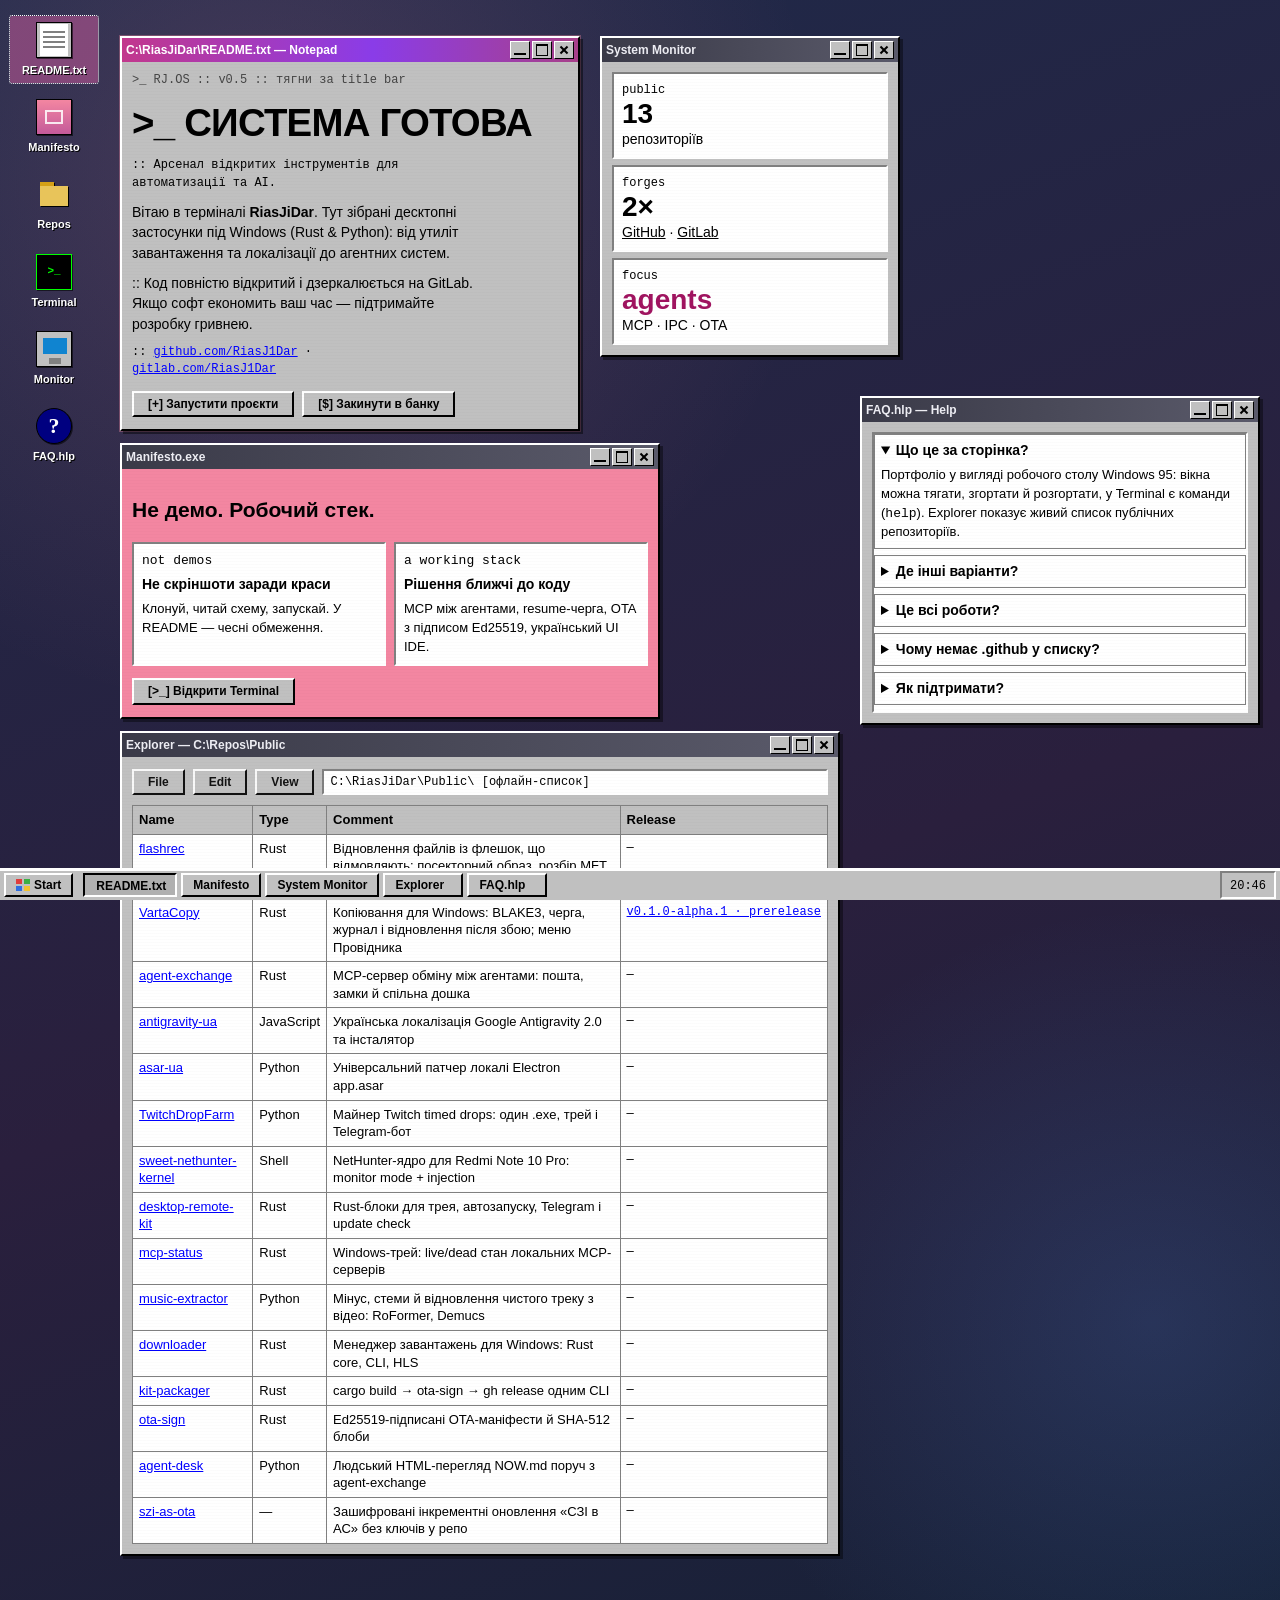
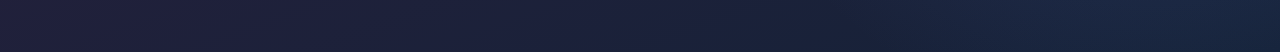
<file: index.html>
<!doctype html>
<html lang="uk">
<head>
<meta charset="utf-8">
<meta name="viewport" content="width=device-width, initial-scale=1">
<title>RiasJiDar · Win95 Deck</title>
<meta name="description" content="Портфоліо RiasJiDar: відкриті інструменти для автоматизації та AI-агентів (Rust, Python, Node.js) у ретро-інтерфейсі Windows 95.">
<meta name="theme-color" content="#1e2a4a">
<link rel="canonical" href="https://riasj1dar.github.io/">
<meta property="og:type" content="website">
<meta property="og:locale" content="uk_UA">
<meta property="og:site_name" content="RiasJiDar">
<meta property="og:url" content="https://riasj1dar.github.io/">
<meta property="og:title" content="RiasJiDar · відкриті інструменти для автоматизації та AI-агентів">
<meta property="og:description" content="Windows-застосунки, MCP та інструменти для AI-агентів, OTA-оновлення й українські локалізації. Rust, Python, C#.">
<meta name="twitter:card" content="summary">
<link rel="icon" type="image/svg+xml" href="data:image/svg+xml,%3Csvg xmlns='http://www.w3.org/2000/svg' viewBox='0 0 32 32'%3E%3Crect width='32' height='32' fill='%231e2a4a'/%3E%3Crect x='4' y='6' width='24' height='20' fill='%23c0c0c0' stroke='%23000'/%3E%3Crect x='4' y='6' width='24' height='4' fill='%23c45a9a'/%3E%3C/svg%3E">
<link rel="stylesheet" href="style.css">
<noscript><style>
  .desktop .window{position:relative;left:auto;top:auto;margin:0 0 12px 104px;width:auto;max-width:760px}
  .desktop .window[hidden]{display:block!important}
  .boot,.taskbar{display:none!important}
  @media (max-width:959px){.desktop .window{margin-left:0}}
</style></noscript>
</head>
<body>
<a class="skip" href="#desk">До столу</a>
<div class="boot" id="boot" aria-hidden="true">
  <pre class="boot-log mono" id="boot-log"></pre>
</div>

<div class="desktop" id="desk">
  <nav class="icons" aria-label="Ярлики на робочому столі">
    <button type="button" class="icon" data-win="win-hero">
      <span class="icon-pic pic-readme" aria-hidden="true"></span>
      <span class="icon-label">README.txt</span>
    </button>
    <button type="button" class="icon" data-win="win-manifesto">
      <span class="icon-pic pic-manifesto" aria-hidden="true"></span>
      <span class="icon-label">Manifesto</span>
    </button>
    <button type="button" class="icon" data-win="win-projects">
      <span class="icon-pic pic-folder" aria-hidden="true"></span>
      <span class="icon-label">Repos</span>
    </button>
    <button type="button" class="icon" data-win="win-terminal">
      <span class="icon-pic pic-terminal" aria-hidden="true"></span>
      <span class="icon-label">Terminal</span>
    </button>
    <button type="button" class="icon" data-win="win-stats">
      <span class="icon-pic pic-monitor" aria-hidden="true"></span>
      <span class="icon-label">Monitor</span>
    </button>
    <button type="button" class="icon" data-win="win-faq">
      <span class="icon-pic pic-help" aria-hidden="true"></span>
      <span class="icon-label">FAQ.hlp</span>
    </button>
  </nav>

  <section class="window is-focus" id="win-hero" data-x="120" data-y="36" data-w="460" data-title="README.txt" style="--z:3">
    <div class="titlebar">
      <span class="title">C:\RiasJiDar\README.txt — Notepad</span>
      <div class="controls">
        <button type="button" class="ctrl min" aria-label="Згорнути" title="Згорнути"></button>
        <button type="button" class="ctrl max" aria-label="Розгорнути" title="Розгорнути"></button>
        <button type="button" class="ctrl x" aria-label="Закрити" title="Закрити"></button>
      </div>
    </div>
    <div class="window-body notepad">
      <p class="mono path">&gt;_ RJ.OS :: v0.5<span class="drag-hint"> :: тягни за title bar</span></p>
      <h1>&gt;_ СИСТЕМА ГОТОВА</h1>
      <p class="mono">:: Арсенал відкритих інструментів для автоматизації та AI.</p>
      <p>Вітаю в терміналі <strong>RiasJiDar</strong>. Тут зібрані десктопні застосунки під Windows (Rust &amp; Python): від утиліт завантаження та локалізації до агентних систем.</p>
      <p>:: Код повністю відкритий і дзеркалюється на GitLab. Якщо софт економить ваш час — підтримайте розробку гривнею.</p>
      <p class="mono links">:: <a href="https://github.com/RiasJ1Dar" target="_blank" rel="noopener noreferrer">github.com/RiasJ1Dar</a> · <a href="https://gitlab.com/RiasJ1Dar" target="_blank" rel="noopener noreferrer">gitlab.com/RiasJ1Dar</a></p>
      <div class="btn-row">
        <button type="button" class="w95-btn" data-win="win-projects">[+] Запустити проєкти</button>
        <a class="w95-btn" href="https://send.monobank.ua/jar/4XsDm8vmF2" target="_blank" rel="noopener noreferrer">[$] Закинути в банку</a>
      </div>
    </div>
  </section>

  <section class="window pink-field" id="win-manifesto" data-x="120" data-y="396" data-w="540" data-title="Manifesto" style="--z:2">
    <div class="titlebar">
      <span class="title">Manifesto.exe</span>
      <div class="controls">
        <button type="button" class="ctrl min" aria-label="Згорнути" title="Згорнути"></button>
        <button type="button" class="ctrl max" aria-label="Розгорнути" title="Розгорнути"></button>
        <button type="button" class="ctrl x" aria-label="Закрити" title="Закрити"></button>
      </div>
    </div>
    <div class="window-body">
      <h2>Не демо. Робочий стек.</h2>
      <div class="cols">
        <div class="inset">
          <p class="mono">not demos</p>
          <h3>Не скріншоти заради краси</h3>
          <p>Клонуй, читай схему, запускай. У README — чесні обмеження.</p>
        </div>
        <div class="inset">
          <p class="mono">a working stack</p>
          <h3>Рішення ближчі до коду</h3>
          <p>MCP між агентами, resume-черга, OTA з підписом Ed25519, український UI IDE.</p>
        </div>
      </div>
      <div class="btn-row">
        <button type="button" class="w95-btn" data-win="win-terminal">[>_] Відкрити Terminal</button>
      </div>
    </div>
  </section>

  <section class="window" id="win-terminal" data-x="200" data-y="160" data-w="520" data-title="Terminal" style="--z:7" hidden>
    <div class="titlebar">
      <span class="title">Terminal — signal.sh</span>
      <div class="controls">
        <button type="button" class="ctrl min" aria-label="Згорнути" title="Згорнути"></button>
        <button type="button" class="ctrl max" aria-label="Розгорнути" title="Розгорнути"></button>
        <button type="button" class="ctrl x" aria-label="Закрити" title="Закрити"></button>
      </div>
    </div>
    <div class="window-body term-shell">
      <div class="term" id="term">
        <pre class="term-out mono" id="term-out" aria-live="polite"></pre>
        <form class="term-line" id="term-form" autocomplete="off">
          <label class="term-prompt mono" for="term-input">$</label>
          <input class="term-input mono" id="term-input" type="text" spellcheck="false" aria-label="Команда термінала" enterkeyhint="enter">
        </form>
      </div>
    </div>
  </section>

  <section class="window" id="win-stats" data-x="600" data-y="36" data-w="300" data-title="System Monitor" style="--z:4">
    <div class="titlebar">
      <span class="title">System Monitor</span>
      <div class="controls">
        <button type="button" class="ctrl min" aria-label="Згорнути" title="Згорнути"></button>
        <button type="button" class="ctrl max" aria-label="Розгорнути" title="Розгорнути"></button>
        <button type="button" class="ctrl x" aria-label="Закрити" title="Закрити"></button>
      </div>
    </div>
    <div class="window-body stats">
      <div class="stat inset"><span class="mono">public</span><strong id="stat-public">13</strong><span>репозиторіїв</span></div>
      <div class="stat inset"><span class="mono">forges</span><strong>2×</strong><span><a href="https://github.com/RiasJ1Dar" target="_blank" rel="noopener noreferrer">GitHub</a> · <a href="https://gitlab.com/RiasJ1Dar" target="_blank" rel="noopener noreferrer">GitLab</a></span></div>
      <div class="stat inset"><span class="mono">focus</span><strong class="pink-t">agents</strong><span>MCP · IPC · OTA</span></div>
    </div>
  </section>

  <section class="window" id="win-projects" data-x="120" data-y="680" data-w="720" data-title="Explorer" style="--z:5">
    <div class="titlebar">
      <span class="title">Explorer — C:\Repos\Public</span>
      <div class="controls">
        <button type="button" class="ctrl min" aria-label="Згорнути" title="Згорнути"></button>
        <button type="button" class="ctrl max" aria-label="Розгорнути" title="Розгорнути"></button>
        <button type="button" class="ctrl x" aria-label="Закрити" title="Закрити"></button>
      </div>
    </div>
    <div class="window-body">
      <div class="toolbar">
        <span class="w95-btn fake" aria-hidden="true">File</span>
        <span class="w95-btn fake" aria-hidden="true">Edit</span>
        <span class="w95-btn fake" aria-hidden="true">View</span>
        <span class="mono path-bar inset" id="explorer-path">C:\RiasJiDar\Public\</span>
      </div>
      <table class="list" id="explorer-list">
        <thead><tr><th>Name</th><th>Type</th><th>Comment</th><th>Release</th></tr></thead>
        <tbody id="explorer-tbody">
          <!-- Статичний fallback, якщо GitHub API недоступний -->
          <tr><td><a href="https://github.com/RiasJ1Dar/flashrec" target="_blank" rel="noopener noreferrer">flashrec</a></td><td>Rust</td><td>Відновлення файлів із флешок, що відмовляють: посекторний образ, розбір MFT NTFS, вирізання за сигнатурами</td><td class="no-rel">—</td></tr>
          <tr><td><a href="https://github.com/RiasJ1Dar/VartaCopy" target="_blank" rel="noopener noreferrer">VartaCopy</a></td><td>Rust</td><td>Копіювання для Windows: BLAKE3, черга, журнал і відновлення після збою; меню Провідника</td><td><a href="https://github.com/RiasJ1Dar/VartaCopy/releases/tag/v0.1.0-alpha.1" target="_blank" rel="noopener noreferrer">v0.1.0-alpha.1 · prerelease</a></td></tr>
          <tr><td><a href="https://github.com/RiasJ1Dar/agent-exchange" target="_blank" rel="noopener noreferrer">agent-exchange</a></td><td>Rust</td><td>MCP-сервер обміну між агентами: пошта, замки й спільна дошка</td><td class="no-rel">—</td></tr>
          <tr><td><a href="https://github.com/RiasJ1Dar/antigravity-ua" target="_blank" rel="noopener noreferrer">antigravity-ua</a></td><td>JavaScript</td><td>Українська локалізація Google Antigravity 2.0 та інсталятор</td><td class="no-rel">—</td></tr>
          <tr><td><a href="https://github.com/RiasJ1Dar/asar-ua" target="_blank" rel="noopener noreferrer">asar-ua</a></td><td>Python</td><td>Універсальний патчер локалі Electron app.asar</td><td class="no-rel">—</td></tr>
          <tr><td><a href="https://github.com/RiasJ1Dar/TwitchDropFarm" target="_blank" rel="noopener noreferrer">TwitchDropFarm</a></td><td>Python</td><td>Майнер Twitch timed drops: один .exe, трей і Telegram-бот</td><td class="no-rel">—</td></tr>
          <tr><td><a href="https://github.com/RiasJ1Dar/sweet-nethunter-kernel" target="_blank" rel="noopener noreferrer">sweet-nethunter-kernel</a></td><td>Shell</td><td>NetHunter-ядро для Redmi Note 10 Pro: monitor mode + injection</td><td class="no-rel">—</td></tr>
          <tr><td><a href="https://github.com/RiasJ1Dar/desktop-remote-kit" target="_blank" rel="noopener noreferrer">desktop-remote-kit</a></td><td>Rust</td><td>Rust-блоки для трея, автозапуску, Telegram і update check</td><td class="no-rel">—</td></tr>
          <tr><td><a href="https://github.com/RiasJ1Dar/mcp-status" target="_blank" rel="noopener noreferrer">mcp-status</a></td><td>Rust</td><td>Windows-трей: live/dead стан локальних MCP-серверів</td><td class="no-rel">—</td></tr>
          <tr><td><a href="https://github.com/RiasJ1Dar/music-extractor" target="_blank" rel="noopener noreferrer">music-extractor</a></td><td>Python</td><td>Мінус, стеми й відновлення чистого треку з відео: RoFormer, Demucs</td><td class="no-rel">—</td></tr>
          <tr><td><a href="https://github.com/RiasJ1Dar/downloader" target="_blank" rel="noopener noreferrer">downloader</a></td><td>Rust</td><td>Менеджер завантажень для Windows: Rust core, CLI, HLS</td><td class="no-rel">—</td></tr>
          <tr><td><a href="https://github.com/RiasJ1Dar/kit-packager" target="_blank" rel="noopener noreferrer">kit-packager</a></td><td>Rust</td><td>cargo build → ota-sign → gh release одним CLI</td><td class="no-rel">—</td></tr>
          <tr><td><a href="https://github.com/RiasJ1Dar/ota-sign" target="_blank" rel="noopener noreferrer">ota-sign</a></td><td>Rust</td><td>Ed25519-підписані OTA-маніфести й SHA-512 блоби</td><td class="no-rel">—</td></tr>
          <tr><td><a href="https://github.com/RiasJ1Dar/agent-desk" target="_blank" rel="noopener noreferrer">agent-desk</a></td><td>Python</td><td>Людський HTML-перегляд NOW.md поруч з agent-exchange</td><td class="no-rel">—</td></tr>
          <tr><td><a href="https://github.com/RiasJ1Dar/szi-as-ota" target="_blank" rel="noopener noreferrer">szi-as-ota</a></td><td>—</td><td>Зашифровані інкрементні оновлення «СЗІ в АС» без ключів у репо</td><td class="no-rel">—</td></tr>
        </tbody>
      </table>
    </div>
  </section>

  <section class="window" id="win-faq" data-x="860" data-y="396" data-w="400" data-order="1" data-title="FAQ.hlp" style="--z:6">
    <div class="titlebar">
      <span class="title">FAQ.hlp — Help</span>
      <div class="controls">
        <button type="button" class="ctrl min" aria-label="Згорнути" title="Згорнути"></button>
        <button type="button" class="ctrl max" aria-label="Розгорнути" title="Розгорнути"></button>
        <button type="button" class="ctrl x" aria-label="Закрити" title="Закрити"></button>
      </div>
    </div>
    <div class="window-body">
      <div class="faq inset">
        <details open>
          <summary>Що це за сторінка?</summary>
          <p>Портфоліо у вигляді робочого столу Windows 95: вікна можна тягати, згортати й розгортати, у Terminal є команди (<code>help</code>). Explorer показує живий список публічних репозиторіїв.</p>
        </details>
        <details>
          <summary>Де інші варіанти?</summary>
          <p>Попередні дизайни лишились в архіві: <a href="v1/">v1 — технічна вітрина</a> і <a href="v2/">v2 — неоновий Signal Deck</a>.</p>
        </details>
        <details>
          <summary>Це всі роботи?</summary>
          <p>Ні. Частина робіт — закриті репозиторії на замовлення, тут їх немає. Explorer показує лише публічний код.</p>
        </details>
        <details>
          <summary>Чому немає .github у списку?</summary>
          <p>Це community health files, не продукт.</p>
        </details>
        <details>
          <summary>Як підтримати?</summary>
          <p><a href="https://send.monobank.ua/jar/4XsDm8vmF2" target="_blank" rel="noopener noreferrer">Банка Monobank</a> — та сама, що GitHub Sponsor.</p>
        </details>
      </div>
    </div>
  </section>
</div>

<footer class="taskbar">
  <button type="button" class="w95-btn start" id="task-start" aria-expanded="false" aria-controls="start-menu">Start</button>
  <div class="tasks" id="tasks" role="toolbar" aria-label="Відкриті вікна"></div>
  <div class="task-tray">
    <span class="mono" id="clock2">00:00</span>
  </div>
</footer>

<div class="start-menu" id="start-menu" hidden>
  <div class="start-side">RiasJiDar</div>
  <div class="start-body">
    <details class="start-group" open>
      <summary><span class="sm-ico"><svg viewBox="0 0 16 16" aria-hidden="true"><path d="M1 4h5l1 1h8v9H1z" fill="#e8c45a" stroke="#000"/><path d="M1 6h14" stroke="#d4a017"/></svg></span> Programs</summary>
      <ul>
        <li><button type="button" data-win="win-projects"><span class="sm-ico"><svg viewBox="0 0 16 16" aria-hidden="true"><path d="M1 3h5l1 1h8v10H1z" fill="#d4a017" stroke="#000"/><path d="M3 7h12l-2 7H1z" fill="#e8c45a" stroke="#000"/></svg></span> Explorer</button></li>
        <li><button type="button" data-win="win-terminal"><span class="sm-ico"><svg viewBox="0 0 16 16" aria-hidden="true"><rect x="1" y="2" width="14" height="11" fill="#000" stroke="#000"/><path d="M3 5l2 2-2 2M7 9h4" stroke="#0f0" fill="none"/></svg></span> Terminal</button></li>
        <li><button type="button" data-win="win-stats"><span class="sm-ico"><svg viewBox="0 0 16 16" aria-hidden="true"><rect x="1" y="1" width="14" height="11" fill="#c0c0c0" stroke="#000"/><rect x="3" y="3" width="10" height="7" fill="#1084d0"/><rect x="5" y="12" width="6" height="3" fill="#808080" stroke="#000"/></svg></span> System Monitor</button></li>
      </ul>
    </details>
    <details class="start-group">
      <summary><span class="sm-ico"><svg viewBox="0 0 16 16" aria-hidden="true"><path d="M3 1h7l3 3v11H3z" fill="#fff" stroke="#000"/><path d="M5 6h6M5 8h6M5 10h6M5 12h4" stroke="#808080"/></svg></span> Documents</summary>
      <ul>
        <li><button type="button" data-win="win-hero"><span class="sm-ico"><svg viewBox="0 0 16 16" aria-hidden="true"><path d="M3 1h7l3 3v11H3z" fill="#fff" stroke="#000"/><path d="M5 6h6M5 8h6M5 10h6M5 12h4" stroke="#808080"/></svg></span> README.txt</button></li>
        <li><button type="button" data-win="win-manifesto"><span class="sm-ico"><svg viewBox="0 0 16 16" aria-hidden="true"><rect x="2" y="2" width="12" height="12" fill="#f386a1" stroke="#000"/><rect x="5" y="5" width="6" height="6" fill="none" stroke="#fff" stroke-width="2"/></svg></span> Manifesto.exe</button></li>
      </ul>
    </details>
    <details class="start-group">
      <summary><span class="sm-ico"><svg viewBox="0 0 16 16" aria-hidden="true"><circle cx="8" cy="8" r="7" fill="#000080" stroke="#000"/><path d="M6 6a2 2 0 1 1 3 2c-1 .5-1 1-1 2M8 12v1" stroke="#fff" stroke-width="1.6" fill="none"/></svg></span> Help</summary>
      <ul>
        <li><button type="button" data-win="win-faq"><span class="sm-ico"><svg viewBox="0 0 16 16" aria-hidden="true"><circle cx="8" cy="8" r="7" fill="#000080" stroke="#000"/><path d="M6 6a2 2 0 1 1 3 2c-1 .5-1 1-1 2M8 12v1" stroke="#fff" stroke-width="1.6" fill="none"/></svg></span> FAQ.hlp</button></li>
      </ul>
    </details>
    <ul class="start-extras">
      <li><a href="https://github.com/RiasJ1Dar" target="_blank" rel="noopener noreferrer"><span class="sm-ico"><svg viewBox="0 0 16 16" aria-hidden="true"><circle cx="8" cy="8" r="7" fill="#1084d0" stroke="#000"/><path d="M1 8h14M8 1c-3 3-3 11 0 14M8 1c3 3 3 11 0 14" stroke="#fff" fill="none"/></svg></span> GitHub…</a></li>
      <li><a href="https://gitlab.com/RiasJ1Dar" target="_blank" rel="noopener noreferrer"><span class="sm-ico"><svg viewBox="0 0 16 16" aria-hidden="true"><circle cx="8" cy="8" r="7" fill="#e24329" stroke="#000"/><path d="M1 8h14M8 1c-3 3-3 11 0 14M8 1c3 3 3 11 0 14" stroke="#fff" fill="none"/></svg></span> GitLab…</a></li>
      <li><a href="https://send.monobank.ua/jar/4XsDm8vmF2" target="_blank" rel="noopener noreferrer"><span class="sm-ico"><svg viewBox="0 0 16 16" aria-hidden="true"><rect x="1" y="5" width="14" height="9" fill="#3cb043" stroke="#000"/><circle cx="8" cy="9.5" r="2.5" fill="#f2c230" stroke="#000"/><path d="M3 3h10v2H3z" fill="#2e8b36" stroke="#000"/></svg></span> Підтримати (Monobank)…</a></li>
    </ul>
    <ul class="start-extras start-power">
      <li><button type="button" id="btn-shutdown"><span class="sm-ico"><svg viewBox="0 0 16 16" aria-hidden="true"><rect x="3" y="1" width="10" height="14" fill="#808080" stroke="#000"/><path d="M8 3v5" stroke="#e03c3c" stroke-width="2"/><path d="M5.5 6a3.5 3.5 0 1 0 5 0" stroke="#e03c3c" stroke-width="1.6" fill="none"/></svg></span> Shut Down…</button></li>
    </ul>
  </div>
</div>

<div class="shutdown" id="shutdown" hidden tabindex="-1" role="dialog" aria-modal="true" aria-labelledby="shutdown-msg">
  <div class="shutdown-crt" aria-hidden="true"></div>
  <p class="shutdown-msg mono" id="shutdown-msg">Тепер ви можете безпечно вимкнути свій комп'ютер</p>
  <p class="shutdown-hint mono">Клацніть або натисніть будь-яку клавішу, щоб увімкнути знову</p>
</div>

<script src="app.js"></script>
</body>
</html>
</file>
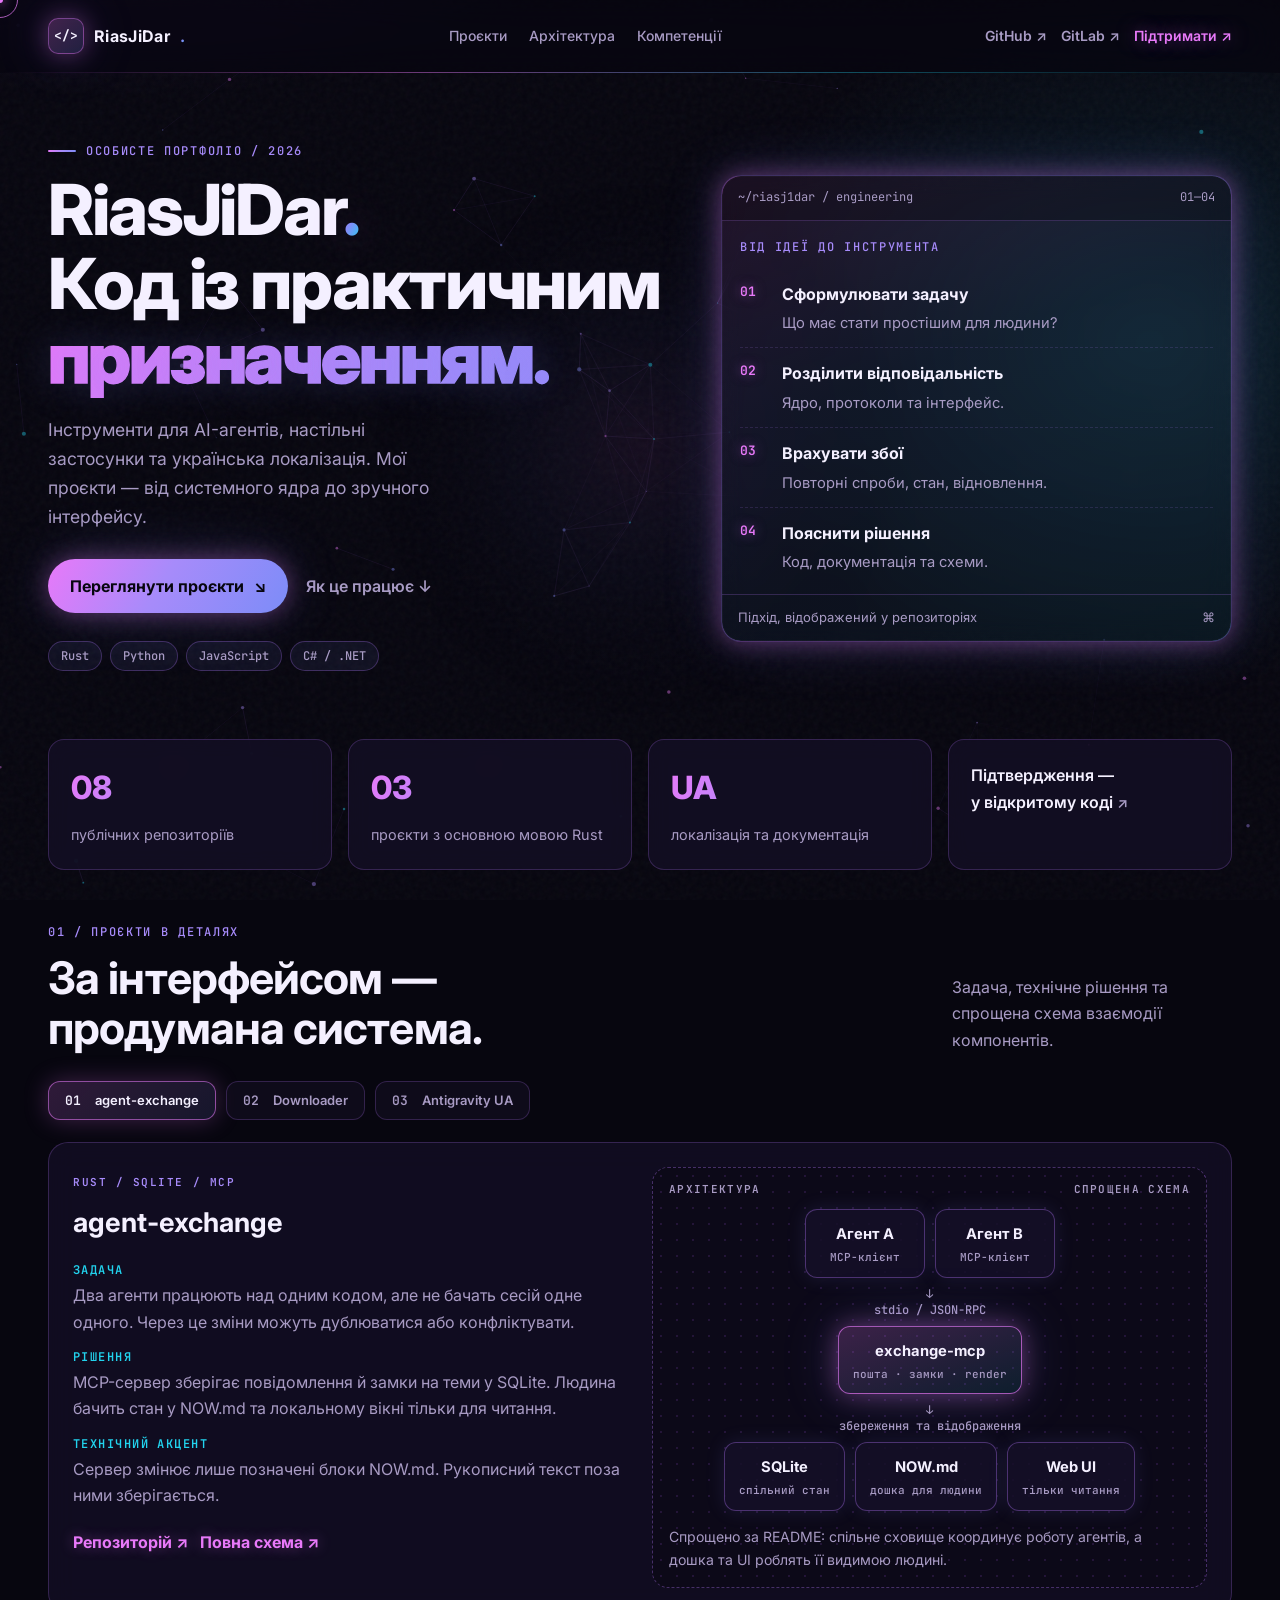
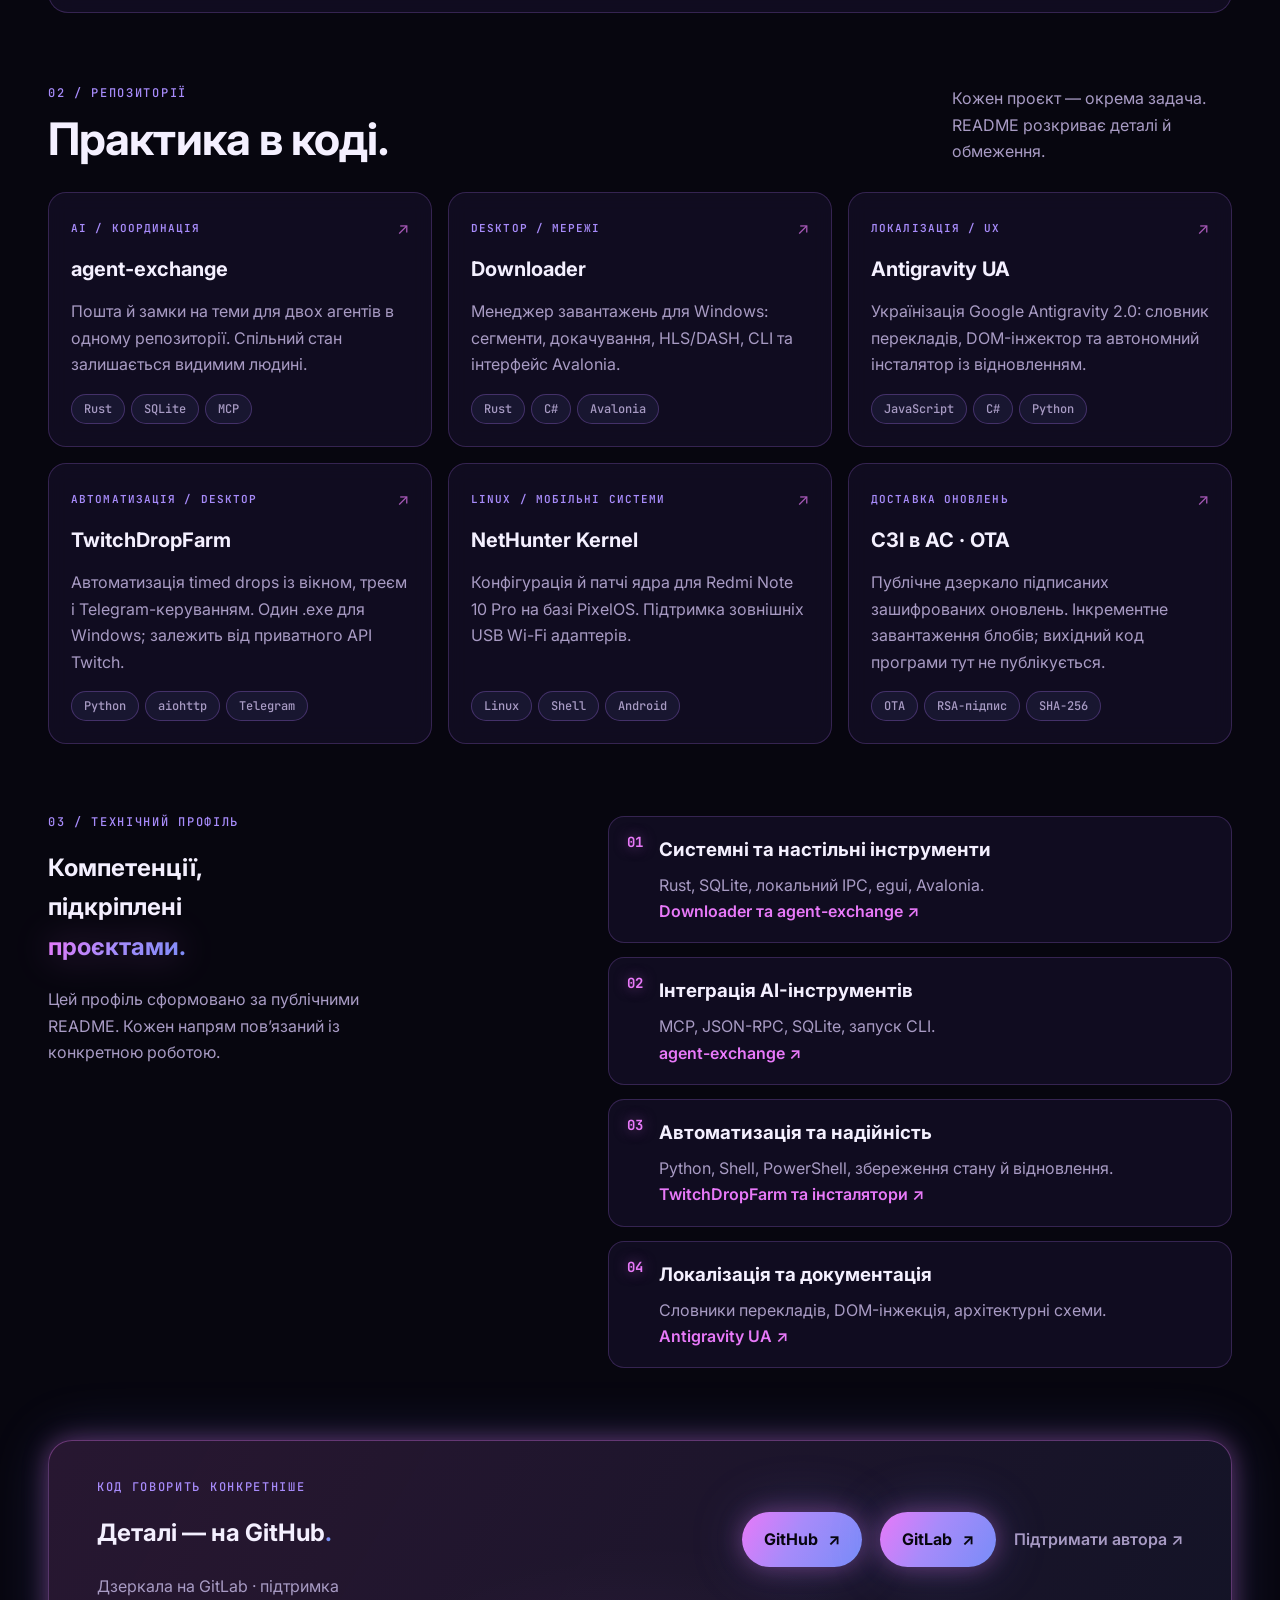
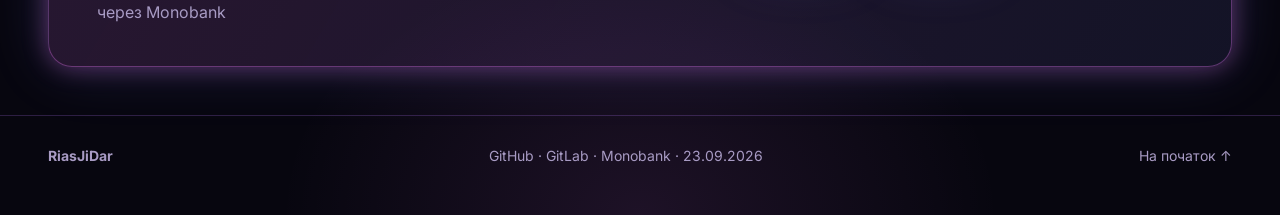
<file: v1/index.html>
<!doctype html>
<html lang="uk">
<head>
<meta charset="utf-8">
<meta name="robots" content="noindex, nofollow">
<meta name="viewport" content="width=device-width, initial-scale=1">
<title>RiasJiDar — інструменти, код, архітектура</title>
<meta name="description" content="GitHub-портфоліо RiasJiDar: Rust, Python, інструменти для AI-агентів, Windows-застосунки та українська локалізація. Проєкти з поясненнями й схемами.">
<meta name="theme-color" content="#101210">
<meta property="og:title" content="RiasJiDar — GitHub-портфоліо">
<meta property="og:description" content="Від задачі до архітектури. Проєкти, технічні рішення та відкритий код.">
<link rel="icon" type="image/svg+xml" href="data:image/svg+xml,%3Csvg xmlns='http://www.w3.org/2000/svg' viewBox='0 0 32 32'%3E%3Crect width='32' height='32' rx='7' fill='%23101210'/%3E%3Cpath d='M12 9 5 16l7 7m8-14 7 7-7 7' fill='none' stroke='%23c9f568' stroke-width='3'/%3E%3C/svg%3E">
<link rel="preconnect" href="https://fonts.googleapis.com">
<link rel="preconnect" href="https://fonts.gstatic.com" crossorigin>
<link href="https://fonts.googleapis.com/css2?family=Inter:wght@400;500;600;700;800&family=JetBrains+Mono:wght@400;500&display=swap" rel="stylesheet">
<link rel="stylesheet" href="style.css">
</head>
<body class="fancy">
<canvas id="bg-canvas" aria-hidden="true"></canvas>
<div class="noise" aria-hidden="true"></div>
<div class="cursor" aria-hidden="true"></div>
<div class="cursor-dot" aria-hidden="true"></div>
<div class="scroll-progress" aria-hidden="true"></div>
<a class="skip" href="#main">До вмісту</a>
<header>
<a class="brand" href="#" aria-label="RiasJiDar — на початок">
<span class="brand-icon">&lt;/&gt;</span> RiasJiDar<span class="brand-dot">.</span>
</a>
<nav aria-label="Головна навігація">
<a href="#projects">Проєкти</a>
<a href="#architecture">Архітектура</a>
<a href="#skills">Компетенції</a>
</nav>
<div class="header-links">
<a class="github-top" href="https://github.com/RiasJ1Dar/" target="_blank" rel="noopener noreferrer">GitHub <span aria-hidden="true">↗</span></a>
<a class="github-top" href="https://gitlab.com/RiasJ1Dar" target="_blank" rel="noopener noreferrer">GitLab <span aria-hidden="true">↗</span></a>
<a class="github-top donate" href="https://send.monobank.ua/jar/4XsDm8vmF2" target="_blank" rel="noopener noreferrer">Підтримати <span aria-hidden="true">↗</span></a>
</div>
</header>
<main id="main">
<section class="hero wrap reveal-hero">
<div class="hero-copy">
<p class="eyebrow">
<span class="line">
</span> ОСОБИСТЕ ПОРТФОЛІО / 2026</p>
<h1>RiasJiDar<span class="accent">.</span>
<br>Код із практичним<br>
<span class="outline">призначенням.</span>
</h1>
<p class="intro">Інструменти для AI-агентів, настільні застосунки та українська локалізація. Мої проєкти — від системного ядра до зручного інтерфейсу.</p>
<div class="hero-actions">
<a class="button primary magnetic" href="#projects">Переглянути проєкти <span aria-hidden="true">↘</span>
</a>
<a class="text-link" href="#architecture">Як це працює <span aria-hidden="true">↓</span>
</a>
</div>
<div class="hero-tags">
<span>Rust</span>
<span>Python</span>
<span>JavaScript</span>
<span>C# / .NET</span>
</div>
</div>
<div class="hero-panel">
<div class="panel-bar">
<span class="mono">~/riasj1dar / engineering</span>
<span class="mono">01—04</span>
</div>
<div class="panel-inner">
<p class="eyebrow">ВІД ІДЕЇ ДО ІНСТРУМЕНТА</p>
<div class="engineering-row">
<span class="index">01</span>
<div>
<h3>Сформулювати задачу</h3>
<p>Що має стати простішим для людини?</p>
</div>
</div>
<div class="engineering-row">
<span class="index">02</span>
<div>
<h3>Розділити відповідальність</h3>
<p>Ядро, протоколи та інтерфейс.</p>
</div>
</div>
<div class="engineering-row">
<span class="index">03</span>
<div>
<h3>Врахувати збої</h3>
<p>Повторні спроби, стан, відновлення.</p>
</div>
</div>
<div class="engineering-row">
<span class="index">04</span>
<div>
<h3>Пояснити рішення</h3>
<p>Код, документація та схеми.</p>
</div>
</div>
</div>
<div class="panel-footer">
<span>Підхід, відображений у репозиторіях</span>
<span aria-hidden="true">⌘</span>
</div>
</div>
</section>
<div class="facts wrap reveal">
<div>
<strong>08</strong>
<span>публічних репозиторіїв</span>
</div>
<div>
<strong>03</strong>
<span>проєкти з основною мовою Rust</span>
</div>
<div>
<strong>UA</strong>
<span>локалізація та документація</span>
</div>
<a href="https://github.com/RiasJ1Dar?tab=repositories" target="_blank" rel="noopener noreferrer">Підтвердження —<br>у відкритому коді <span aria-hidden="true">↗</span>
</a>
</div>
<section id="architecture" class="wrap architecture reveal">
<div class="section-top">
<div>
<p class="eyebrow">01 / ПРОЄКТИ В ДЕТАЛЯХ</p>
<h2>За інтерфейсом —<br>продумана система.</h2>
</div>
<p class="section-note">Задача, технічне рішення та спрощена схема взаємодії компонентів.</p>
</div>
<div class="project-tabs" role="tablist" aria-label="Проєкт для перегляду">
<button id="tab-exchange" role="tab" aria-selected="true" aria-controls="case-panel" data-project="exchange">01 <span>agent-exchange</span>
</button>
<button id="tab-downloader" role="tab" aria-selected="false" aria-controls="case-panel" tabindex="-1" data-project="downloader">02 <span>Downloader</span>
</button>
<button id="tab-antigravity" role="tab" aria-selected="false" aria-controls="case-panel" tabindex="-1" data-project="antigravity">03 <span>Antigravity UA</span>
</button>
</div>
<div id="case-panel" role="tabpanel" tabindex="0" aria-labelledby="tab-exchange">
</div>
</section>
<section id="projects" class="wrap projects reveal">
<div class="section-top">
<div>
<p class="eyebrow">02 / РЕПОЗИТОРІЇ</p>
<h2>Практика в коді.</h2>
</div>
<p class="section-note">Кожен проєкт — окрема задача.<br>README розкриває деталі й обмеження.</p>
</div>
<div class="repo-grid">
<a class="repo-card reveal-card" href="https://github.com/RiasJ1Dar/agent-exchange" target="_blank" rel="noopener noreferrer">
<div class="card-top">
<span class="category">AI / КООРДИНАЦІЯ</span>
<span class="external">↗</span>
</div>
<h3>agent-exchange</h3>
<p>Пошта й замки на теми для двох агентів в одному репозиторії. Спільний стан залишається видимим людині.</p>
<div class="tags">
<span>Rust</span>
<span>SQLite</span>
<span>MCP</span>
</div>
</a>
<a class="repo-card reveal-card" href="https://github.com/RiasJ1Dar/downloader" target="_blank" rel="noopener noreferrer">
<div class="card-top">
<span class="category">DESKTOP / МЕРЕЖІ</span>
<span class="external">↗</span>
</div>
<h3>Downloader</h3>
<p>Менеджер завантажень для Windows: сегменти, докачування, HLS/DASH, CLI та інтерфейс Avalonia.</p>
<div class="tags">
<span>Rust</span>
<span>C#</span>
<span>Avalonia</span>
</div>
</a>
<a class="repo-card reveal-card" href="https://github.com/RiasJ1Dar/antigravity-ua" target="_blank" rel="noopener noreferrer">
<div class="card-top">
<span class="category">ЛОКАЛІЗАЦІЯ / UX</span>
<span class="external">↗</span>
</div>
<h3>Antigravity UA</h3>
<p>Українізація Google Antigravity 2.0: словник перекладів, DOM-інжектор та автономний інсталятор із відновленням.</p>
<div class="tags">
<span>JavaScript</span>
<span>C#</span>
<span>Python</span>
</div>
</a>
<a class="repo-card reveal-card" href="https://github.com/RiasJ1Dar/TwitchDropFarm" target="_blank" rel="noopener noreferrer">
<div class="card-top">
<span class="category">АВТОМАТИЗАЦІЯ / DESKTOP</span>
<span class="external">↗</span>
</div>
<h3>TwitchDropFarm</h3>
<p>Автоматизація timed drops із вікном, треєм і Telegram-керуванням. Один .exe для Windows; залежить від приватного API Twitch.</p>
<div class="tags">
<span>Python</span>
<span>aiohttp</span>
<span>Telegram</span>
</div>
</a>
<a class="repo-card reveal-card" href="https://github.com/RiasJ1Dar/sweet-nethunter-kernel" target="_blank" rel="noopener noreferrer">
<div class="card-top">
<span class="category">LINUX / МОБІЛЬНІ СИСТЕМИ</span>
<span class="external">↗</span>
</div>
<h3>NetHunter Kernel</h3>
<p>Конфігурація й патчі ядра для Redmi Note 10 Pro на базі PixelOS. Підтримка зовнішніх USB Wi-Fi адаптерів.</p>
<div class="tags">
<span>Linux</span>
<span>Shell</span>
<span>Android</span>
</div>
</a>
<a class="repo-card reveal-card" href="https://github.com/RiasJ1Dar/szi-as-ota" target="_blank" rel="noopener noreferrer">
<div class="card-top">
<span class="category">ДОСТАВКА ОНОВЛЕНЬ</span>
<span class="external">↗</span>
</div>
<h3>СЗІ в АС · OTA</h3>
<p>Публічне дзеркало підписаних зашифрованих оновлень. Інкрементне завантаження блобів; вихідний код програми тут не публікується.</p>
<div class="tags">
<span>OTA</span>
<span>RSA-підпис</span>
<span>SHA-256</span>
</div>
</a>
</div>
</section>
<section id="skills" class="wrap skills reveal">
<div>
<p class="eyebrow">03 / ТЕХНІЧНИЙ ПРОФІЛЬ</p>
<h2>Компетенції,<br>підкріплені<br>
<span class="accent">проєктами.</span>
</h2>
<p class="skills-note">Цей профіль сформовано за публічними README. Кожен напрям пов’язаний із конкретною роботою.</p>
</div>
<div class="skill-list">
<div>
<span class="skill-number">01</span>
<div>
<h3>Системні та настільні інструменти</h3>
<p>Rust, SQLite, локальний IPC, egui, Avalonia.<br>
<a href="#architecture" data-select="downloader">Downloader та agent-exchange ↗</a>
</p>
</div>
</div>
<div>
<span class="skill-number">02</span>
<div>
<h3>Інтеграція AI-інструментів</h3>
<p>MCP, JSON-RPC, SQLite, запуск CLI.<br>
<a href="#architecture" data-select="exchange">agent-exchange ↗</a>
</p>
</div>
</div>
<div>
<span class="skill-number">03</span>
<div>
<h3>Автоматизація та надійність</h3>
<p>Python, Shell, PowerShell, збереження стану й відновлення.<br>
<a href="https://github.com/RiasJ1Dar/TwitchDropFarm" target="_blank" rel="noopener noreferrer">TwitchDropFarm та інсталятори ↗</a>
</p>
</div>
</div>
<div>
<span class="skill-number">04</span>
<div>
<h3>Локалізація та документація</h3>
<p>Словники перекладів, DOM-інжекція, архітектурні схеми.<br>
<a href="#architecture" data-select="antigravity">Antigravity UA ↗</a>
</p>
</div>
</div>
</div>
</section>
<section class="closing wrap reveal">
<div>
<p class="eyebrow">КОД ГОВОРИТЬ КОНКРЕТНІШЕ</p>
<h2>Деталі — на GitHub<span class="accent">.</span></h2>
<p class="section-note" style="margin-top:12px">Дзеркала на GitLab · підтримка через Monobank</p>
</div>
<div class="hero-actions">
<a class="button primary magnetic" href="https://github.com/RiasJ1Dar/" target="_blank" rel="noopener noreferrer">GitHub <span aria-hidden="true">↗</span></a>
<a class="button primary magnetic" href="https://gitlab.com/RiasJ1Dar" target="_blank" rel="noopener noreferrer">GitLab <span aria-hidden="true">↗</span></a>
<a class="text-link" href="https://send.monobank.ua/jar/4XsDm8vmF2" target="_blank" rel="noopener noreferrer">Підтримати автора <span aria-hidden="true">↗</span></a>
</div>
</section>
</main>
<footer class="wrap">
<span><strong>RiasJiDar</strong></span>
<span>GitHub · GitLab · Monobank · 23.09.2026</span>
<a href="#">На початок ↑</a>
</footer>
<script src="app.js"></script>
</body>
</html>
</file>
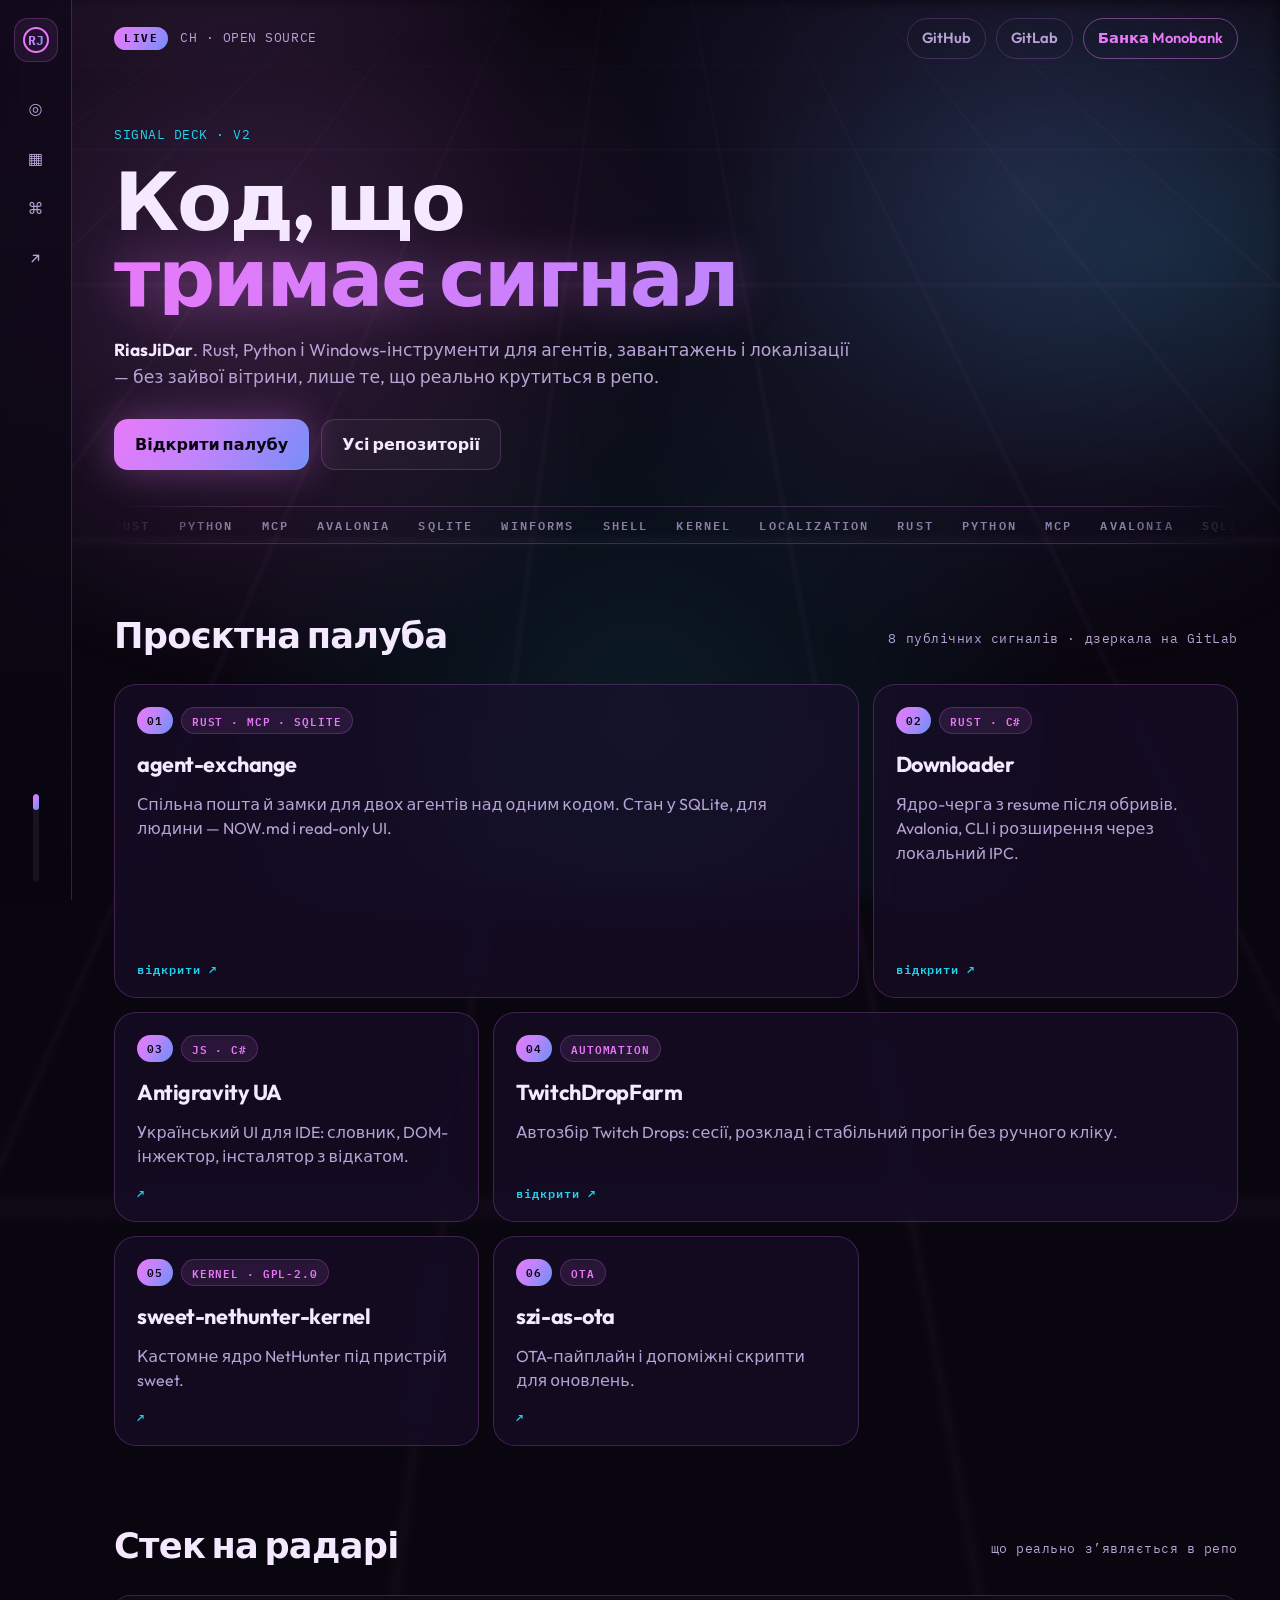
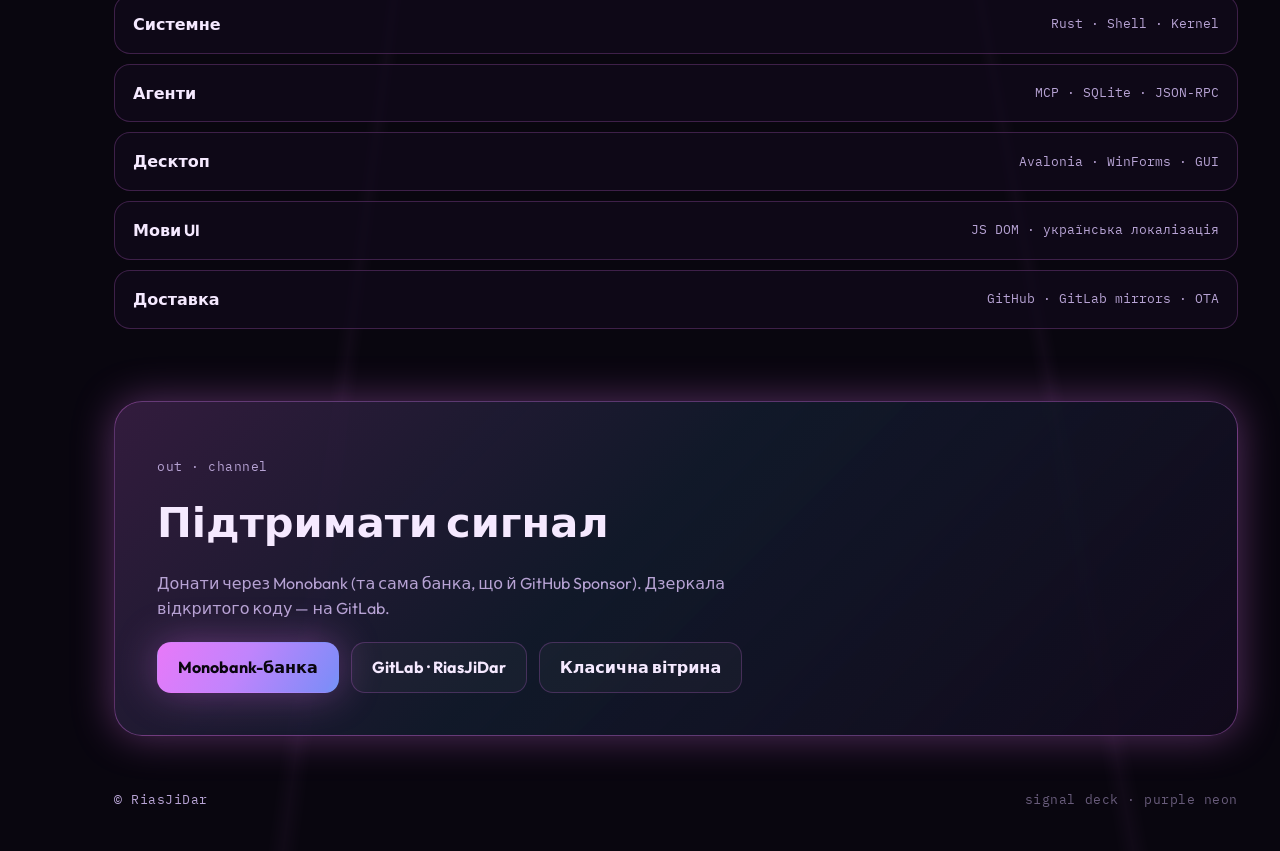
<file: v2/index.html>
<!doctype html>
<html lang="uk">
<head>
<meta charset="utf-8">
<meta name="robots" content="noindex, nofollow">
<meta name="viewport" content="width=device-width, initial-scale=1">
<title>RiasJiDar · Signal Deck</title>
<meta name="description" content="Відкритий код RiasJiDar: інструменти для агентів, завантаження, локалізація та ядра. Фіолетовий неон — інша вітрина портфоліо.">
<meta name="theme-color" content="#09060f">
<link rel="icon" type="image/svg+xml" href="data:image/svg+xml,%3Csvg xmlns='http://www.w3.org/2000/svg' viewBox='0 0 32 32'%3E%3Crect width='32' height='32' rx='8' fill='%2309060f'/%3E%3Ccircle cx='16' cy='16' r='7' fill='none' stroke='%23e879f9' stroke-width='3'/%3E%3C/svg%3E">
<link rel="preconnect" href="https://fonts.googleapis.com">
<link rel="preconnect" href="https://fonts.gstatic.com" crossorigin>
<link href="https://fonts.googleapis.com/css2?family=Outfit:wght@400;500;600;700;800&family=IBM+Plex+Mono:wght@400;500;600&display=swap" rel="stylesheet">
<link rel="stylesheet" href="style.css">
</head>
<body>
<div class="aurora" aria-hidden="true"></div>
<div class="grid-floor" aria-hidden="true"></div>
<div class="scanline" aria-hidden="true"></div>
<div class="rail-progress" aria-hidden="true"></div>

<a class="skip" href="#deck">До проєктів</a>

<aside class="dock">
  <a class="dock-mark" href="#" aria-label="Signal Deck">
    <span class="pulse"></span>
    <span class="mark-text">RJ</span>
  </a>
  <nav class="dock-nav" aria-label="Розділи">
    <a href="#top" data-tip="Старт">◎</a>
    <a href="#deck" data-tip="Проєкти">▦</a>
    <a href="#stack" data-tip="Стек">⌘</a>
    <a href="#linkup" data-tip="Звʼязок">↗</a>
  </nav>
  <div class="dock-meter" aria-hidden="true"><i></i></div>
</aside>

<header class="topbar" id="top">
  <div class="callsign">
    <span class="live">LIVE</span>
    <span class="mono">CH · OPEN SOURCE</span>
  </div>
  <div class="top-links">
    <a href="https://github.com/RiasJ1Dar/" target="_blank" rel="noopener noreferrer">GitHub</a>
    <a href="https://gitlab.com/RiasJ1Dar" target="_blank" rel="noopener noreferrer">GitLab</a>
    <a class="jar" href="https://send.monobank.ua/jar/4XsDm8vmF2" target="_blank" rel="noopener noreferrer">Банка Monobank</a>
  </div>
</header>

<main>
  <section class="hero">
    <p class="kicker mono">signal deck · v2</p>
    <h1>
      <span class="line">Код, що</span>
      <span class="line iris">тримає сигнал</span>
    </h1>
    <p class="lede">
      <strong>RiasJiDar</strong>. Rust, Python і Windows-інструменти для агентів,
      завантажень і локалізації — без зайвої вітрини, лише те, що реально крутиться в репо.
    </p>
    <div class="hero-actions">
      <a class="btn primary" href="#deck">Відкрити палубу</a>
      <a class="btn ghost" href="https://github.com/RiasJ1Dar/" target="_blank" rel="noopener noreferrer">Усі репозиторії</a>
    </div>
    <div class="ticker" aria-hidden="true">
      <div class="ticker-track">
        <span>RUST</span><span>PYTHON</span><span>MCP</span><span>AVALONIA</span><span>SQLITE</span>
        <span>WINFORMS</span><span>SHELL</span><span>KERNEL</span><span>LOCALIZATION</span>
        <span>RUST</span><span>PYTHON</span><span>MCP</span><span>AVALONIA</span><span>SQLITE</span>
        <span>WINFORMS</span><span>SHELL</span><span>KERNEL</span><span>LOCALIZATION</span>
      </div>
    </div>
  </section>

  <section class="deck" id="deck">
    <div class="section-head">
      <h2>Проєктна палуба</h2>
      <p class="mono">8 публічних сигналів · дзеркала на GitLab</p>
    </div>

    <div class="bento">
      <a class="tile tile-xl" href="https://github.com/RiasJ1Dar/agent-exchange" target="_blank" rel="noopener noreferrer" data-glow>
        <div class="tile-meta">
          <span class="chip">01</span>
          <span class="chip soft">RUST · MCP · SQLITE</span>
        </div>
        <h3>agent-exchange</h3>
        <p>Спільна пошта й замки для двох агентів над одним кодом. Стан у SQLite, для людини — NOW.md і read-only UI.</p>
        <span class="tile-go">відкрити ↗</span>
      </a>

      <a class="tile tile-tall" href="https://github.com/RiasJ1Dar/downloader" target="_blank" rel="noopener noreferrer" data-glow>
        <div class="tile-meta">
          <span class="chip">02</span>
          <span class="chip soft">RUST · C#</span>
        </div>
        <h3>Downloader</h3>
        <p>Ядро-черга з resume після обривів. Avalonia, CLI і розширення через локальний IPC.</p>
        <span class="tile-go">відкрити ↗</span>
      </a>

      <a class="tile" href="https://github.com/RiasJ1Dar/antigravity-ua" target="_blank" rel="noopener noreferrer" data-glow>
        <div class="tile-meta">
          <span class="chip">03</span>
          <span class="chip soft">JS · C#</span>
        </div>
        <h3>Antigravity UA</h3>
        <p>Український UI для IDE: словник, DOM-інжектор, інсталятор з відкатом.</p>
        <span class="tile-go">↗</span>
      </a>

      <a class="tile tile-wide" href="https://github.com/RiasJ1Dar/TwitchDropFarm" target="_blank" rel="noopener noreferrer" data-glow>
        <div class="tile-meta">
          <span class="chip">04</span>
          <span class="chip soft">AUTOMATION</span>
        </div>
        <h3>TwitchDropFarm</h3>
        <p>Автозбір Twitch Drops: сесії, розклад і стабільний прогін без ручного кліку.</p>
        <span class="tile-go">відкрити ↗</span>
      </a>

      <a class="tile" href="https://github.com/RiasJ1Dar/sweet-nethunter-kernel" target="_blank" rel="noopener noreferrer" data-glow>
        <div class="tile-meta">
          <span class="chip">05</span>
          <span class="chip soft">KERNEL · GPL-2.0</span>
        </div>
        <h3>sweet-nethunter-kernel</h3>
        <p>Кастомне ядро NetHunter під пристрій sweet.</p>
        <span class="tile-go">↗</span>
      </a>

      <a class="tile" href="https://github.com/RiasJ1Dar/szi-as-ota" target="_blank" rel="noopener noreferrer" data-glow>
        <div class="tile-meta">
          <span class="chip">06</span>
          <span class="chip soft">OTA</span>
        </div>
        <h3>szi-as-ota</h3>
        <p>OTA-пайплайн і допоміжні скрипти для оновлень.</p>
        <span class="tile-go">↗</span>
      </a>
    </div>
  </section>

  <section class="stack" id="stack">
    <div class="section-head">
      <h2>Стек на радарі</h2>
      <p class="mono">що реально з’являється в репо</p>
    </div>
    <ul class="radar">
      <li><strong>Системне</strong><span>Rust · Shell · Kernel</span></li>
      <li><strong>Агенти</strong><span>MCP · SQLite · JSON-RPC</span></li>
      <li><strong>Десктоп</strong><span>Avalonia · WinForms · GUI</span></li>
      <li><strong>Мови UI</strong><span>JS DOM · українська локалізація</span></li>
      <li><strong>Доставка</strong><span>GitHub · GitLab mirrors · OTA</span></li>
    </ul>
  </section>

  <section class="linkup" id="linkup">
    <div class="linkup-card">
      <p class="mono">out · channel</p>
      <h2>Підтримати сигнал</h2>
      <p>Донати через Monobank (та сама банка, що й GitHub Sponsor). Дзеркала відкритого коду — на GitLab.</p>
      <div class="linkup-actions">
        <a class="btn primary" href="https://send.monobank.ua/jar/4XsDm8vmF2" target="_blank" rel="noopener noreferrer">Monobank-банка</a>
        <a class="btn ghost" href="https://gitlab.com/RiasJ1Dar" target="_blank" rel="noopener noreferrer">GitLab · RiasJiDar</a>
        <a class="btn ghost" href="../">Класична вітрина</a>
</div>
    </div>
  </section>
</main>

<footer>
  <span class="mono">© RiasJiDar</span>
  <span class="mono dim">signal deck · purple neon</span>
</footer>

<script src="app.js"></script>
</body>
</html>
</file>
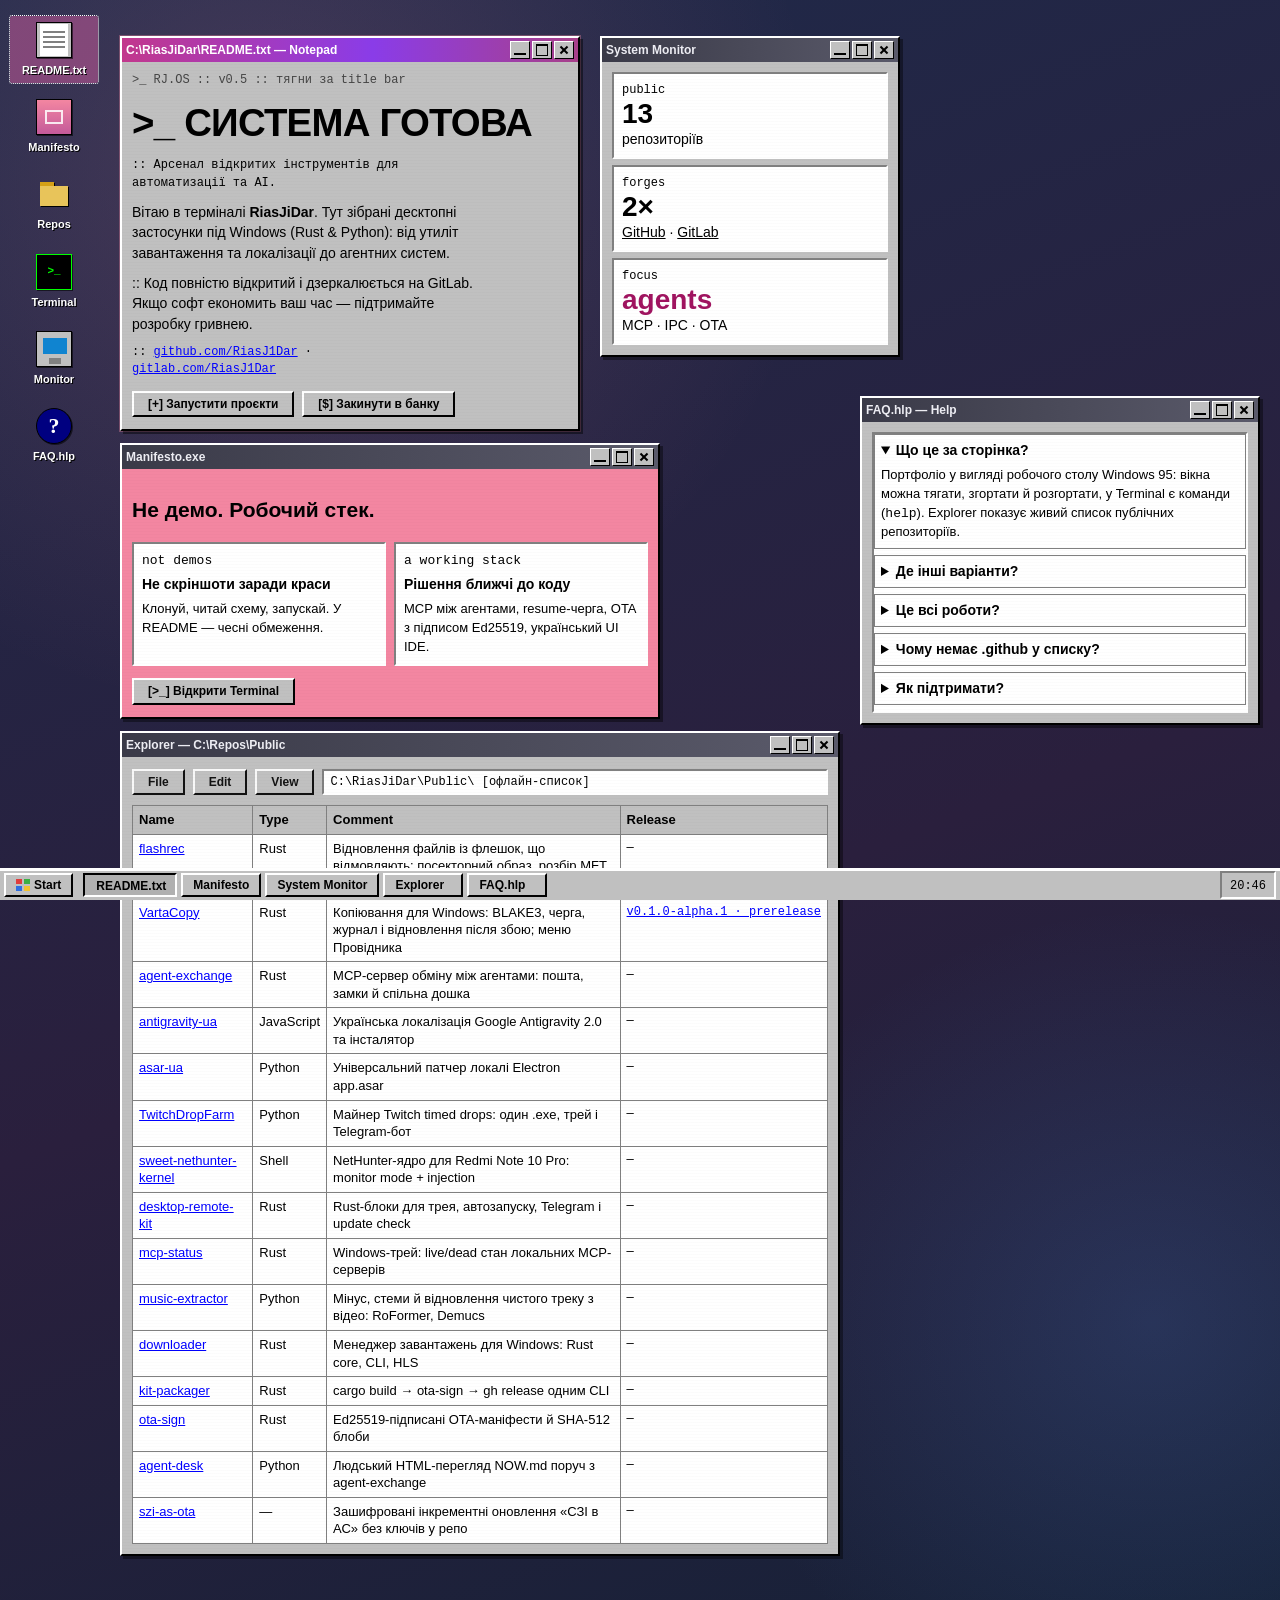
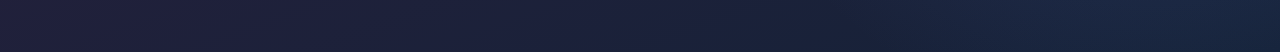
<file: v3/index.html>
<!doctype html>
<html lang="uk">
<head>
<meta charset="utf-8">
<meta name="viewport" content="width=device-width, initial-scale=1">
<title>RJ.OS → головна</title>
<meta http-equiv="refresh" content="0; url=/">
<link rel="canonical" href="https://riasj1dar.github.io/">
<script>location.replace('/')</script>
</head>
<body style="font-family:system-ui,sans-serif;background:#0a0e1a;color:#f386a1;padding:2rem">
  <p>Win95 Deck тепер на <a href="/" style="color:#f9a8d4">riasj1dar.github.io</a>.</p>
</body>
</html>
</file>
<file: style.css>
/* Win95 chrome on night-80s desktop (typesafe-adjacent, no full-screen VHS) */
:root{
  --desk:#1e2a4a;
  --desk2:#2a1f3d;
  --face:#c0c0c0;
  --hi:#ffffff;
  --shadow:#808080;
  --dk:#000000;
  --title:#3a1a5c;
  --title2:#a8408a;
  --title-bright:#c2388c;
  --title-bright2:#8a3ce8;
  --title-idle:#3a3a48;
  --title-idle2:#5a5a6a;
  --pink:#f386a1;
  --magenta:#d45bb6;
  --link-hover:#8a0f52;
  --ink:#000;
  --font:"MS Sans Serif",Tahoma,"Segoe UI",sans-serif;
  --mono:"Fixedsys","Lucida Console",Consolas,monospace;
}
*{box-sizing:border-box}
html{scroll-behavior:smooth}
@media (prefers-reduced-motion:reduce){html{scroll-behavior:auto}}
body{
  margin:0;min-height:100vh;
  background:
    radial-gradient(ellipse 80% 60% at 20% 10%, rgba(243,134,161,.18), transparent 55%),
    radial-gradient(ellipse 70% 50% at 90% 80%, rgba(80,120,200,.22), transparent 50%),
    linear-gradient(160deg, var(--desk) 0%, var(--desk2) 55%, #152238 100%);
  font:400 14px/1.35 var(--font);color:var(--ink);
  overflow-x:hidden;padding-bottom:40px
}
a{color:#00f}
a:hover{color:var(--link-hover)}
.mono{font-family:var(--mono);font-size:12px}
:where(button,a,summary,input,[tabindex]):focus-visible{outline:1px dotted #000;outline-offset:-4px}
.taskbar :focus-visible,.w95-btn:focus-visible{outline-offset:-5px}
.start-menu :focus-visible{outline:1px dotted #fff;outline-offset:-3px}
.controls .ctrl:focus-visible{outline:1px dotted #fff;outline-offset:1px}
.window-body a:focus-visible{outline:2px dotted #000;outline-offset:2px}
.list tr:hover a:focus-visible,.list tr.is-selected a:focus-visible{outline-color:#fff}
.skip{position:absolute;left:-999px}.skip:focus{left:8px;top:8px;z-index:100;background:#ff0;padding:6px}

.inset,.window-body .inset, .path-bar{
  border-top:2px solid var(--shadow);border-left:2px solid var(--shadow);
  border-right:2px solid var(--hi);border-bottom:2px solid var(--hi);
  background:#fff
}

.desktop{position:relative;min-height:calc(100vh - 40px);padding:8px 8px 48px;overflow:visible}
.desktop{min-height:1100px}

/* Desktop shortcuts */
.icons{
  position:absolute;top:16px;left:10px;z-index:8;
  display:flex;flex-direction:column;gap:10px;width:88px
}
.icon{
  appearance:none;border:0;background:transparent;padding:6px 4px;margin:0;
  width:88px;cursor:pointer;font:700 11px/1.2 var(--font);color:#fff;
  text-align:center;border-radius:2px
}
.icon:hover,.icon:focus-visible{
  outline:1px dotted #fff;outline-offset:1px;
  background:rgba(196,90,154,.35)
}
.icon.is-active{
  background:rgba(196,90,154,.55);
  outline:1px dotted #fff
}
.icon-pic{
  display:block;width:36px;height:36px;margin:0 auto 6px;
  image-rendering:pixelated;
  box-shadow:1px 1px 0 rgba(0,0,0,.55)
}
.icon-label{
  display:block;text-shadow:1px 1px 0 #000;
  word-break:break-word
}
.pic-readme{
  background:
    linear-gradient(#fff 0 0) center/28px 32px no-repeat,
    linear-gradient(#c0c0c0 0 0);
  border:1px solid #000;position:relative
}
.pic-readme::after{
  content:"";position:absolute;left:6px;right:6px;top:8px;height:2px;background:#808080;
  box-shadow:0 5px 0 #808080,0 10px 0 #808080,0 15px 0 #808080
}
.pic-manifesto{
  background:linear-gradient(180deg,#f386a1,#c45a9a);border:1px solid #000;position:relative
}
.pic-manifesto::after{
  content:"";position:absolute;left:8px;right:8px;top:10px;bottom:10px;
  border:2px solid rgba(255,255,255,.85)
}
.pic-folder{
  background:
    linear-gradient(#e8c45a 0 0) 4px 10px / 28px 20px no-repeat,
    linear-gradient(#d4a017 0 0) 4px 6px / 14px 8px no-repeat,
    transparent;
  border:0;box-shadow:none;filter:drop-shadow(1px 1px 0 #000)
}
.pic-terminal{
  background:#000;border:1px solid #0f0;position:relative
}
.pic-terminal::after{
  content:">_";position:absolute;inset:0;display:flex;align-items:center;justify-content:center;
  color:#0f0;font:700 11px/1 var(--mono)
}
.pic-monitor{
  background:
    linear-gradient(#1084d0 0 0) 6px 6px / 24px 16px no-repeat,
    linear-gradient(#c0c0c0 0 0) 4px 4px / 28px 22px no-repeat,
    linear-gradient(#808080 0 0) 12px 26px / 12px 6px no-repeat,
    #c0c0c0;
  border:1px solid #000
}
.pic-help{
  background:#000080;border:1px solid #000;border-radius:50%;position:relative
}
.pic-help::after{
  content:"?";position:absolute;inset:0;display:flex;align-items:center;justify-content:center;
  color:#fff;font:700 22px/1 "Times New Roman",serif
}

.window{
  position:absolute;margin:0;width:min(640px,94vw);
  max-width:94vw;z-index:var(--z,2);
  border-top:2px solid var(--hi);border-left:2px solid var(--hi);
  border-right:2px solid var(--dk);border-bottom:2px solid var(--dk);
  background:var(--face);box-shadow:3px 3px 0 rgba(0,0,0,.4);
  animation:winIn .28s ease-out both
}
.window[hidden]{display:none!important}
@keyframes winIn{
  from{opacity:0;transform:translateY(8px) scale(.98)}
  to{opacity:1;transform:none}
}
.window.is-focus{
  box-shadow:3px 3px 0 rgba(0,0,0,.45), 0 0 0 1px rgba(243,134,161,.35)
}

.titlebar{
  display:flex;align-items:center;gap:8px;padding:3px 4px;
  background:linear-gradient(90deg,var(--title-idle),var(--title-idle2));
  color:#ececf2;font-weight:700;font-size:12px;user-select:none;cursor:grab;touch-action:none
}
.window.is-focus > .titlebar{
  background:linear-gradient(90deg,var(--title-bright),var(--title-bright2) 55%,var(--title2));
  color:#fff
}
.titlebar:active{cursor:grabbing}
.title{flex:1;white-space:nowrap;overflow:hidden;text-overflow:ellipsis}
.controls{display:flex;gap:2px}
.controls .ctrl{
  appearance:none;display:block;width:20px;height:18px;padding:0;margin:0;
  background:var(--face);cursor:pointer;position:relative;
  border-top:1px solid var(--hi);border-left:1px solid var(--hi);
  border-right:1px solid var(--dk);border-bottom:1px solid var(--dk)
}
.controls .ctrl:active{
  border-top:1px solid var(--dk);border-left:1px solid var(--dk);
  border-right:1px solid var(--hi);border-bottom:1px solid var(--hi)
}
.controls .ctrl.min::before{
  content:"";position:absolute;left:3px;right:3px;bottom:3px;height:2px;background:#000
}
.controls .ctrl.max::before{
  content:"";position:absolute;left:3px;right:3px;top:2px;bottom:2px;
  border:1px solid #000;border-top-width:2px
}
.controls .ctrl.x::before,.controls .ctrl.x::after{
  content:"";position:absolute;left:4px;right:4px;top:7px;height:2px;background:#000
}
.window.is-max .controls .ctrl.max::before{left:6px;top:3px;right:3px;bottom:6px}
.window.is-max .controls .ctrl.max::after{
  content:"";position:absolute;left:3px;top:6px;right:6px;bottom:3px;
  border:1px solid #000;border-top-width:2px;background:var(--face)
}
@media (pointer:coarse){.controls{gap:4px}.controls .ctrl{width:28px;height:24px}}
.controls .ctrl.x::before{transform:rotate(45deg)}
.controls .ctrl.x::after{transform:rotate(-45deg)}

.window-body{padding:10px;background:var(--face);position:relative}
.window-body::after{
  content:"";pointer-events:none;position:absolute;inset:0;opacity:.08;
  background:repeating-linear-gradient(
    to bottom,
    transparent 0,transparent 2px,
    rgba(0,0,0,.35) 3px
  )
}
.pink-field .window-body{background:var(--pink)}
.notepad h1{margin:6px 0 8px;font-size:clamp(1.6rem,5vw,2.4rem);letter-spacing:-.02em}
.notepad p{margin:0 0 10px;max-width:46ch;line-height:1.45}
.path{color:#444;margin-bottom:8px!important}
.notepad .links{word-break:break-word}
.stat a{color:inherit}
@media (pointer:coarse),(max-width:959px){.drag-hint{display:none}}

.w95-btn,.btn-row a.w95-btn,.btn-row .w95-btn{
  display:inline-block;padding:4px 14px;margin:2px 4px 2px 0;
  background:var(--face);color:#000;text-decoration:none;font:700 12px/1.2 var(--font);
  border-top:2px solid var(--hi);border-left:2px solid var(--hi);
  border-right:2px solid var(--dk);border-bottom:2px solid var(--dk);cursor:pointer
}
.w95-btn:hover{background:#d4d4d4}
.w95-btn:active{
  border-top:2px solid var(--dk);border-left:2px solid var(--dk);
  border-right:2px solid var(--hi);border-bottom:2px solid var(--hi)
}
.w95-btn.fake{pointer-events:none;opacity:.9}
.w95-btn.start{font-weight:700;padding:3px 10px;display:inline-flex;align-items:center;gap:4px}
.w95-btn.start::before{
  content:"";width:14px;height:12px;flex:0 0 14px;
  background:
    linear-gradient(#e03c3c 0 0) 0 0/6px 5px no-repeat,
    linear-gradient(#3cb043 0 0) 8px 0/6px 5px no-repeat,
    linear-gradient(#2f6fe0 0 0) 0 7px/6px 5px no-repeat,
    linear-gradient(#f2c230 0 0) 8px 7px/6px 5px no-repeat
}

.cols{display:grid;grid-template-columns:1fr 1fr;gap:8px;margin:10px 0}
.cols .inset,.stats .inset{padding:8px}
.cols h3{margin:4px 0 6px;font-size:14px}
.cols p{margin:0;font-size:13px;line-height:1.45}

/* Interactive terminal */
.term-shell{padding:0!important;background:#000!important}
.term-shell::after{opacity:.12}
.term{
  display:flex;flex-direction:column;min-height:220px;max-height:360px;
  background:#000;color:#0f0
}
.term-out{
  margin:0;padding:8px;flex:1;overflow:auto;white-space:pre-wrap;word-break:break-word;
  font:400 12px/1.4 var(--mono);color:#0f0;min-height:140px
}
.term-line{
  display:flex;align-items:center;gap:6px;padding:4px 8px 8px;
  border-top:1px solid #063
}
.term-prompt{color:#0f0;flex-shrink:0}
.term-input{
  flex:1;appearance:none;border:0;outline:0;background:transparent;
  color:#0f0;caret-color:#0f0;padding:0;margin:0;
  font:400 12px/1.4 var(--mono);min-width:0
}
.term-input:focus{outline:1px dotted #0f0;outline-offset:2px}

.stats{display:grid;grid-template-columns:1fr;gap:6px}
.stat{display:grid;grid-template-columns:1fr;gap:2px;padding:8px}
.stat strong{font-size:28px;line-height:1}
.pink-t{color:#a01460}

.toolbar{display:flex;flex-wrap:wrap;gap:4px;align-items:center;margin-bottom:8px}
.path-bar{flex:1;min-width:140px;padding:3px 6px;font-family:var(--mono);font-size:12px}

.list{width:100%;border-collapse:collapse;background:#fff;font-size:13px}
.list th,.list td{
  border:1px solid var(--shadow);padding:5px 6px;text-align:left;vertical-align:top
}
.list th{background:var(--face);font-weight:700}
.list tr:hover td{background:#000080;color:#fff}
.list tr:hover a{color:#fff}
.list tr{cursor:default}
.list tr.is-selected td{background:#000080;color:#fff}
.list tr.is-selected a{color:#fff}
.list td:nth-child(4){white-space:nowrap;font-family:var(--mono);font-size:12px}

.faq details{margin:0 0 6px;padding:6px;background:#fff;border:1px solid var(--shadow)}
.faq summary{cursor:pointer;font-weight:700}
.faq p{margin:6px 0 0;font-size:13px;line-height:1.45}

/* Start menu groups */
.start-menu{
  position:fixed;left:4px;bottom:36px;z-index:70;display:flex;
  width:min(280px,92vw);background:var(--face);
  border-top:2px solid var(--hi);border-left:2px solid var(--hi);
  border-right:2px solid var(--dk);border-bottom:2px solid var(--dk);
  box-shadow:2px 2px 0 rgba(0,0,0,.4)
}
.start-menu[hidden]{display:none!important}
.start-side{
  writing-mode:vertical-rl;transform:rotate(180deg);
  background:linear-gradient(var(--title),var(--title2));color:#fff;
  font-weight:700;font-size:18px;letter-spacing:.08em;padding:10px 6px
}
.start-body{flex:1;padding:4px 0;max-height:min(70vh,420px);overflow:auto}
.start-group{margin:0}
.start-group > summary{
  list-style:none;cursor:pointer;padding:7px 10px;font-weight:700;font-size:13px;
  user-select:none
}
.start-group > summary::-webkit-details-marker{display:none}
.start-group > summary:hover,
.start-group[open] > summary{background:var(--title2);color:#fff}
.start-group ul,.start-extras{
  list-style:none;margin:0;padding:2px 0 4px 0
}
.start-group ul{border-bottom:1px solid var(--shadow);margin-bottom:2px}
.start-menu button,
.start-menu a{
  display:flex;align-items:center;gap:8px;width:100%;text-align:left;padding:10px 12px 10px 14px;
  color:#000;text-decoration:none;font:600 12px/1.2 var(--font);
  background:transparent;border:0;cursor:pointer;
  touch-action:manipulation;-webkit-tap-highlight-color:transparent
}
.start-group > summary{
  touch-action:manipulation;-webkit-tap-highlight-color:transparent;
  min-height:40px
}
.start-group > summary{
  display:flex;align-items:center;gap:8px
}
.sm-ico{
  display:inline-flex;width:16px;height:16px;justify-content:center;align-items:center;flex:0 0 16px
}
.sm-ico svg{width:16px;height:16px;shape-rendering:crispEdges}
.start-menu button:hover,
.start-menu a:hover{background:var(--title2);color:#fff}
.start-extras{border-top:1px solid var(--hi);margin-top:2px;padding-top:4px}
.start-power{border-top:1px solid var(--shadow)}
.start-extras li:last-child button{font-weight:700}

.taskbar{
  position:fixed;left:0;right:0;bottom:0;z-index:60;height:32px;
  display:flex;align-items:center;gap:6px;padding:2px 4px;
  background:var(--face);
  border-top:2px solid var(--hi);
  box-shadow:inset 0 1px 0 var(--hi)
}
.tasks{display:flex;gap:4px;flex:1;overflow:auto}
.task{
  appearance:none;background:var(--face);color:#000;text-decoration:none;
  font:700 12px/1.2 var(--font);padding:3px 10px;min-width:80px;max-width:160px;min-height:24px;
  text-align:left;cursor:pointer;white-space:nowrap;overflow:hidden;text-overflow:ellipsis;
  border-style:outset;border-width:2px;border-color:var(--hi) var(--dk) var(--dk) var(--hi)
}
.task:hover{filter:brightness(.97)}
.task.is-active{
  border-style:inset;border-width:2px;
  border-color:var(--dk) var(--hi) var(--hi) var(--dk);
  background:#b0b0b0;padding:4px 9px 2px 11px
}
.task-tray{
  border-top:2px solid var(--shadow);border-left:2px solid var(--shadow);
  border-right:2px solid var(--hi);border-bottom:2px solid var(--hi);
  padding:2px 8px;background:var(--face);min-width:54px;text-align:center
}

.window.focus-flash > .titlebar{animation:titleFlash .35s linear 2}
@keyframes titleFlash{
  0%,100%{filter:none}
  50%{filter:brightness(1.35) saturate(1.25)}
}

.boot{
  position:fixed;inset:0;z-index:90;background:#0a0e1a;color:#f386a1;
  display:flex;align-items:flex-start;padding:24px;font-family:var(--mono)
}
.boot[hidden],.boot.is-done{display:none!important}
.boot-log{margin:0;white-space:pre-wrap;font-size:13px;line-height:1.4}

/* Shut Down CRT overlay */
.shutdown{
  position:fixed;inset:0;z-index:100;background:#000;
  display:flex;flex-direction:column;align-items:center;justify-content:center;
  color:#c45a9a;text-align:center;padding:24px;cursor:pointer
}
.shutdown[hidden]{display:none!important}
.shutdown-crt{
  position:absolute;inset:0;pointer-events:none;
  background:
    repeating-linear-gradient(to bottom, transparent 0, transparent 2px, rgba(255,255,255,.04) 3px),
    radial-gradient(ellipse at center, rgba(60,20,40,.4), #000 70%);
  animation:crtOff .55s ease-in both
}
.shutdown-msg{
  position:relative;z-index:1;margin:0 0 16px;
  font-size:clamp(14px,3.5vw,20px);color:#c45a9a;line-height:1.5;
  text-shadow:0 0 12px rgba(196,90,154,.55);
  animation:msgIn .4s ease-out .35s both
}
.shutdown-hint{
  position:relative;z-index:1;margin:0;font-size:11px;color:#9a9a9a;
  animation:msgIn .3s ease-out .7s both
}
@keyframes crtOff{
  0%{transform:scaleY(1) scaleX(1);opacity:1;filter:brightness(1)}
  40%{transform:scaleY(.08) scaleX(1);opacity:.9;filter:brightness(1.6)}
  70%{transform:scaleY(.02) scaleX(.6);opacity:.7;filter:brightness(2)}
  100%{transform:scaleY(.005) scaleX(.02);opacity:0;filter:brightness(3)}
}
@keyframes msgIn{
  from{opacity:0}
  to{opacity:1}
}

/* Mobile: one primary full-width window; taskbar switches */
@media (max-width:959px){
  .desktop{
    min-height:calc(100vh - 40px)!important;
    padding:8px 8px 48px
  }
  .desktop .icons{
    position:relative;top:auto;left:auto;z-index:1;
    flex-direction:row;flex-wrap:wrap;width:auto;gap:8px;
    margin-bottom:8px
  }
  .desktop .icon{width:80px;min-height:44px;font-size:12px}
  body{font-size:15px}
  .desktop .icon-label{word-break:normal;white-space:nowrap}
  /* на телефоні вікно й так на всю ширину */
  .controls .ctrl.max{display:none}
  .desktop .window{
    position:relative!important;
    left:auto!important;top:auto!important;
    width:auto!important;max-width:none!important;
    display:none
  }
  .desktop .window.is-front{
    display:block;z-index:30!important
  }
  .desktop .window.dragging{position:absolute!important}
  .term{max-height:50vh}
}

@media (max-width:700px){
  .cols{grid-template-columns:1fr}
  .list{background:transparent}
  .list thead{display:none}
  .list tbody{display:block}
  .list tr{
    display:grid;grid-template-columns:1fr auto;gap:4px 8px;
    margin:0 0 6px;padding:8px;background:#fff;border:1px solid var(--shadow)
  }
  .list td{display:block;border:0;padding:0}
  .list td:nth-child(1){font-weight:700;font-size:14px}
  .list td:nth-child(2){color:#444;font-family:var(--mono);font-size:12px;text-align:right}
  .list td:nth-child(3){grid-column:1/-1;font-size:13px;line-height:1.45}
  .list td:nth-child(4){grid-column:1/-1}
  .list td:nth-child(4)::before{content:"Реліз: ";font-family:var(--font)}
  .list td.no-rel{display:none}
  .list td[colspan]{grid-column:1/-1}
  .list tr:hover,.list tr.is-selected{background:#000080}
}

@media (prefers-reduced-motion:reduce){
  .window,.cursor,.window.focus-flash > .titlebar,
  .shutdown-crt,.shutdown-msg,.shutdown-hint{animation:none!important}
  .window{opacity:1;transform:none}
  .window-body::after{opacity:0}
  .shutdown-crt{opacity:0}
  .shutdown-msg,.shutdown-hint{opacity:1}
}
</file>
<file: v1/style.css>
/* RiasJ1Dar portfolio — purple neon + iridescent */
:root{
  --bg:#07060f;
  --bg2:#0d0a1a;
  --panel:rgba(22,16,40,.72);
  --panel-solid:#141022;
  --line:rgba(180,120,255,.22);
  --text:#f4f0ff;
  --muted:#a89bc4;
  --accent:#c084fc;
  --accent2:#a78bfa;
  --neon:#e879f9;
  --neon2:#818cf8;
  --neon3:#22d3ee;
  --glow:0 0 24px rgba(232,121,249,.35),0 0 60px rgba(129,140,248,.2);
  --mono:"JetBrains Mono",ui-monospace,SFMono-Regular,Consolas,monospace;
  --sans:Inter,"Segoe UI",system-ui,sans-serif;
  --iris:linear-gradient(120deg,#e879f9,#a78bfa,#818cf8,#22d3ee,#e879f9);
}
*{box-sizing:border-box}
html{scroll-behavior:smooth;scroll-padding-top:100px}
body{
  margin:0;min-height:100vh;color:var(--text);
  font:16px/1.65 var(--sans);
  background:radial-gradient(1200px 800px at 10% -10%,rgba(168,85,247,.22),transparent 55%),
             radial-gradient(900px 700px at 90% 10%,rgba(34,211,238,.12),transparent 50%),
             radial-gradient(800px 600px at 50% 100%,rgba(232,121,249,.1),transparent 45%),
             var(--bg);
  overflow-x:hidden;
}
body.fancy{cursor:none}
@media (hover:none),(pointer:coarse){body.fancy{cursor:auto}.cursor,.cursor-dot{display:none!important}}
a{color:inherit;text-decoration:none}
button{font:inherit;color:inherit;background:none;border:0;cursor:pointer}
a:focus-visible,button:focus-visible,[tabindex]:focus-visible{outline:2px solid var(--neon);outline-offset:5px}
::selection{background:var(--neon);color:var(--bg)}

#bg-canvas{position:fixed;inset:0;width:100%;height:100%;z-index:0;pointer-events:none;opacity:.55}
.noise{position:fixed;inset:0;z-index:1;pointer-events:none;opacity:.04;
  background-image:url("data:image/svg+xml,%3Csvg viewBox='0 0 200 200' xmlns='http://www.w3.org/2000/svg'%3E%3Cfilter id='n'%3E%3CfeTurbulence type='fractalNoise' baseFrequency='.85' numOctaves='4' stitchTiles='stitch'/%3E%3C/filter%3E%3Crect width='100%25' height='100%25' filter='url(%23n)'/%3E%3C/svg%3E");
}
.scroll-progress{position:fixed;top:0;left:0;height:3px;width:0;z-index:100;
  background:var(--iris);background-size:200% 100%;animation:irisShift 4s linear infinite;
  box-shadow:var(--glow);transition:width .1s linear}
.cursor{position:fixed;width:36px;height:36px;border:1px solid rgba(232,121,249,.7);border-radius:50%;
  pointer-events:none;z-index:99;transform:translate(-50%,-50%);transition:width .2s,height .2s,border-color .2s,background .2s;
  mix-blend-mode:screen}
.cursor.on-link{width:52px;height:52px;background:rgba(232,121,249,.12);border-color:var(--neon3)}
.cursor-dot{position:fixed;width:6px;height:6px;background:var(--neon);border-radius:50%;
  pointer-events:none;z-index:99;transform:translate(-50%,-50%);box-shadow:0 0 12px var(--neon)}

.wrap{max-width:1280px;margin:auto;padding-left:48px;padding-right:48px;position:relative;z-index:2}
.skip{position:fixed;top:-80px;left:16px;background:var(--neon);color:var(--bg);padding:12px 16px;z-index:110;border-radius:8px;font-weight:600}
.skip:focus{top:16px}

header{position:sticky;top:0;z-index:50;display:flex;align-items:center;justify-content:space-between;gap:20px;
  max-width:1280px;margin:0 auto;padding:18px 48px;
  background:rgba(7,6,15,.65);backdrop-filter:blur(16px) saturate(1.4);
  border-bottom:1px solid transparent;border-image:linear-gradient(90deg,transparent,rgba(232,121,249,.45),rgba(34,211,238,.35),transparent) 1}
.brand{font-weight:700;letter-spacing:.02em;display:flex;align-items:center;gap:10px}
.brand-icon{display:inline-grid;place-items:center;width:36px;height:36px;border-radius:10px;
  background:linear-gradient(135deg,rgba(232,121,249,.25),rgba(129,140,248,.2));
  border:1px solid rgba(232,121,249,.4);box-shadow:var(--glow);font-family:var(--mono);font-size:13px}
.brand-dot{background:var(--iris);-webkit-background-clip:text;background-clip:text;color:transparent;background-size:200% auto;animation:irisShift 5s linear infinite}
nav{display:flex;gap:22px}
nav a{color:var(--muted);font-size:14px;font-weight:500;position:relative}
nav a::after{content:"";position:absolute;left:0;bottom:-4px;width:0;height:2px;background:var(--iris);background-size:200% auto;transition:width .3s}
nav a:hover{color:var(--text)}nav a:hover::after{width:100%}
.header-links{display:flex;align-items:center;gap:14px;flex-wrap:wrap}
.github-top{font-size:14px;font-weight:600;color:var(--muted);transition:color .2s,text-shadow .2s}
.github-top:hover,.github-top.donate{color:var(--neon);text-shadow:0 0 18px rgba(232,121,249,.55)}

.eyebrow{display:flex;align-items:center;gap:10px;font:500 12px/1 var(--mono);letter-spacing:.14em;text-transform:uppercase;color:var(--accent2);margin:0 0 16px}
.eyebrow .line{width:28px;height:2px;background:var(--iris);background-size:200% auto;animation:irisShift 4s linear infinite;border-radius:2px}

.hero{display:grid;grid-template-columns:1.1fr .9fr;gap:48px;padding:72px 48px 40px;align-items:center}
h1{font-size:clamp(2.6rem,6vw,4.4rem);line-height:1.05;font-weight:800;letter-spacing:-.03em;margin:0 0 20px}
.accent{background:var(--iris);-webkit-background-clip:text;background-clip:text;color:transparent;background-size:200% auto;animation:irisShift 6s linear infinite;filter:drop-shadow(0 0 18px rgba(232,121,249,.35))}
.outline{
  -webkit-text-stroke:1.5px transparent;
  background:var(--iris);-webkit-background-clip:text;background-clip:text;color:transparent;
  background-size:300% auto;animation:irisShift 7s linear infinite;
  text-shadow:0 0 40px rgba(129,140,248,.25);
}
.intro{color:var(--muted);font-size:1.1rem;max-width:36ch;margin:0 0 28px}
.hero-actions{display:flex;flex-wrap:wrap;align-items:center;gap:18px;margin-bottom:28px}
.button.primary{
  display:inline-flex;align-items:center;gap:10px;padding:14px 22px;border-radius:999px;font-weight:700;
  color:var(--bg);position:relative;overflow:hidden;isolation:isolate;
  background:var(--iris);background-size:200% auto;animation:irisShift 5s linear infinite;
  box-shadow:var(--glow);transition:transform .25s,box-shadow .25s;
}
.button.primary::before{content:"";position:absolute;inset:0;background:linear-gradient(90deg,transparent,rgba(255,255,255,.35),transparent);transform:translateX(-120%);transition:transform .6s;z-index:-1}
.button.primary:hover{transform:translateY(-2px);box-shadow:0 0 32px rgba(232,121,249,.55),0 0 80px rgba(34,211,238,.25)}
.button.primary:hover::before{transform:translateX(120%)}
.text-link{color:var(--muted);font-weight:600;transition:color .2s}.text-link:hover{color:var(--neon)}
.hero-tags{display:flex;flex-wrap:wrap;gap:8px}
.hero-tags span,.tags span{
  font:500 12px/1 var(--mono);padding:8px 12px;border-radius:999px;
  border:1px solid rgba(180,120,255,.28);background:rgba(129,140,248,.08);color:var(--muted);
  transition:border-color .25s,color .25s,box-shadow .25s,transform .25s;
}
.hero-tags span:hover,.repo-card:hover .tags span{border-color:rgba(232,121,249,.55);color:var(--text);box-shadow:0 0 16px rgba(232,121,249,.2)}

.hero-panel{
  border-radius:20px;overflow:hidden;position:relative;
  background:linear-gradient(160deg,rgba(232,121,249,.12),rgba(129,140,248,.06) 40%,rgba(34,211,238,.06));
  border:1px solid rgba(180,120,255,.3);box-shadow:0 0 0 1px rgba(255,255,255,.03) inset,var(--glow);
  backdrop-filter:blur(12px);
  animation:panelFloat 7s ease-in-out infinite;
}
.hero-panel::before{content:"";position:absolute;inset:-1px;border-radius:20px;padding:1px;
  background:var(--iris);background-size:200% auto;animation:irisShift 6s linear infinite;
  -webkit-mask:linear-gradient(#000 0 0) content-box,linear-gradient(#000 0 0);-webkit-mask-composite:xor;mask-composite:exclude;pointer-events:none;opacity:.7}
.panel-bar{display:flex;justify-content:space-between;padding:12px 16px;border-bottom:1px solid var(--line);background:rgba(0,0,0,.25)}
.mono{font-family:var(--mono);font-size:12px;color:var(--muted)}
.panel-inner{padding:20px 18px 8px}.panel-footer{display:flex;justify-content:space-between;padding:12px 16px;border-top:1px solid var(--line);color:var(--muted);font-size:13px}
.engineering-row{display:flex;gap:14px;padding:12px 0;border-bottom:1px dashed rgba(180,120,255,.15)}
.engineering-row:last-child{border:0}.engineering-row h3{margin:0 0 4px;font-size:1rem}.engineering-row p{margin:0;color:var(--muted);font-size:.92rem}
.index{font:600 13px/1 var(--mono);color:var(--neon);text-shadow:0 0 12px rgba(232,121,249,.5);min-width:28px;padding-top:4px}

.facts{display:grid;grid-template-columns:repeat(4,1fr);gap:16px;padding:28px 48px 56px}
.facts>div,.facts>a{
  padding:22px;border-radius:16px;border:1px solid var(--line);background:var(--panel);
  backdrop-filter:blur(10px);transition:transform .3s,border-color .3s,box-shadow .3s;
}
.facts>div:hover,.facts>a:hover{transform:translateY(-4px);border-color:rgba(232,121,249,.5);box-shadow:var(--glow)}
.facts strong{display:block;font-size:2rem;font-weight:800;background:var(--iris);-webkit-background-clip:text;background-clip:text;color:transparent;background-size:200% auto;animation:irisShift 5s linear infinite;margin-bottom:6px}
.facts span{color:var(--muted);font-size:.9rem}.facts a{color:var(--text);font-weight:600}

.section-top{display:flex;justify-content:space-between;gap:24px;align-items:end;margin-bottom:28px}
.section-top h2{font-size:clamp(1.8rem,3.5vw,2.8rem);line-height:1.1;letter-spacing:-.02em;margin:0}
.section-note{color:var(--muted);max-width:28ch;margin:0}
.architecture,.projects,.skills,.closing{padding-bottom:72px}

.project-tabs{display:flex;flex-wrap:wrap;gap:10px;margin-bottom:22px}
.project-tabs button{
  padding:12px 16px;border-radius:12px;border:1px solid var(--line);background:rgba(20,16,34,.6);
  color:var(--muted);font:600 13px/1 var(--mono);transition:all .3s;
}
.project-tabs button span{font-family:var(--sans);font-weight:600;margin-left:6px;text-transform:none;letter-spacing:0}
.project-tabs button[aria-selected="true"],.project-tabs button:hover{
  color:var(--text);border-color:rgba(232,121,249,.55);
  background:linear-gradient(135deg,rgba(232,121,249,.18),rgba(129,140,248,.12));
  box-shadow:0 0 24px rgba(232,121,249,.25);
}

#case-panel{min-height:320px}
.case{display:grid;grid-template-columns:1fr 1fr;gap:24px;padding:24px;border-radius:20px;
  border:1px solid var(--line);background:var(--panel);backdrop-filter:blur(14px);
  animation:caseIn .45s ease both}
.case-text h3{margin:8px 0 18px;font-size:1.7rem}.case-text h4{margin:16px 0 6px;font:600 12px/1 var(--mono);letter-spacing:.12em;color:var(--neon3)}
.case-text p{margin:0;color:var(--muted)}.case-label{font:600 11px/1 var(--mono);letter-spacing:.14em;color:var(--accent2)}
.case-links{display:flex;flex-wrap:wrap;gap:12px;margin-top:20px}
.case-links a{font-weight:700;color:var(--neon);text-shadow:0 0 14px rgba(232,121,249,.4)}
.diagram{border-radius:16px;border:1px dashed rgba(180,120,255,.35);background:rgba(0,0,0,.25);padding:16px;
  background-image:radial-gradient(rgba(168,85,247,.15) 1px,transparent 1px);background-size:16px 16px}
.diagram-head{display:flex;justify-content:space-between;font:600 11px/1 var(--mono);letter-spacing:.12em;color:var(--muted);margin-bottom:14px}
.flow{display:flex;flex-direction:column;align-items:center;gap:10px}
.flow-top,.flow-bottom{display:flex;flex-wrap:wrap;gap:10px;justify-content:center;width:100%}
.flow-arrow{color:var(--muted);font:500 12px/1 var(--mono);display:flex;flex-direction:column;align-items:center;gap:4px}
.node{min-width:120px;padding:12px 14px;border-radius:12px;border:1px solid rgba(180,120,255,.35);
  background:rgba(22,16,40,.85);text-align:center;font-weight:700;font-size:.92rem;
  box-shadow:0 0 20px rgba(129,140,248,.12);transition:transform .3s,box-shadow .3s}
.node small{display:block;margin-top:4px;font:500 11px/1.3 var(--mono);color:var(--muted);font-weight:500}
.node-core{border-color:rgba(232,121,249,.65);background:linear-gradient(160deg,rgba(232,121,249,.22),rgba(34,211,238,.1));
  box-shadow:var(--glow);animation:corePulse 2.8s ease-in-out infinite}
.diagram-caption{margin:14px 0 0;color:var(--muted);font-size:.88rem}

.repo-grid{display:grid;grid-template-columns:repeat(3,1fr);gap:16px}
.repo-card{
  display:flex;flex-direction:column;gap:12px;padding:22px;border-radius:18px;
  border:1px solid var(--line);background:var(--panel);backdrop-filter:blur(10px);
  transition:transform .35s cubic-bezier(.2,.8,.2,1),border-color .35s,box-shadow .35s;
  transform-style:preserve-3d;will-change:transform;
}
.repo-card:hover{border-color:rgba(232,121,249,.55);box-shadow:var(--glow)}
.card-top{display:flex;justify-content:space-between;align-items:center}
.category{font:600 11px/1 var(--mono);letter-spacing:.1em;color:var(--accent2)}
.external{color:var(--neon);opacity:.7;transition:transform .3s,opacity .3s}.repo-card:hover .external{opacity:1;transform:translate(3px,-3px)}
.repo-card h3{margin:0;font-size:1.25rem}.repo-card p{margin:0;color:var(--muted);flex:1}.tags{display:flex;flex-wrap:wrap;gap:6px;margin-top:4px}

.skills{display:grid;grid-template-columns:1fr 1.2fr;gap:40px;align-items:start}
.skills-note{color:var(--muted);max-width:34ch}.skill-list{display:flex;flex-direction:column;gap:14px}
.skill-list>div{display:flex;gap:16px;padding:18px;border-radius:16px;border:1px solid var(--line);background:var(--panel);
  transition:transform .3s,border-color .3s,box-shadow .3s}
.skill-list>div:hover{transform:translateX(6px);border-color:rgba(232,121,249,.45);box-shadow:0 0 28px rgba(129,140,248,.2)}
.skill-number{font:700 14px/1 var(--mono);color:var(--neon);text-shadow:0 0 14px rgba(232,121,249,.5)}
.skill-list h3{margin:0 0 6px}.skill-list p{margin:0;color:var(--muted)}.skill-list a{color:var(--neon);font-weight:600}

.closing{display:flex;justify-content:space-between;align-items:center;gap:24px;flex-wrap:wrap;
  padding:40px 48px;border-radius:24px;margin:0 48px 48px;width:auto;max-width:calc(1280px - 0px);
  border:1px solid rgba(232,121,249,.35);
  background:linear-gradient(120deg,rgba(232,121,249,.15),rgba(129,140,248,.1),rgba(34,211,238,.08));
  background-size:200% 200%;animation:irisShift 8s linear infinite;box-shadow:var(--glow)}
.closing-note{margin-top:10px!important;color:var(--muted)}
footer.wrap{display:flex;justify-content:space-between;gap:16px;flex-wrap:wrap;padding:28px 48px 48px;color:var(--muted);font-size:14px;border-top:1px solid var(--line)}
footer a:hover{color:var(--neon)}

/* reveals */
.reveal,.reveal-card{opacity:0;transform:translateY(28px);transition:opacity .7s cubic-bezier(.2,.8,.2,1),transform .7s cubic-bezier(.2,.8,.2,1)}
.reveal.in,.reveal-card.in{opacity:1;transform:none}
.reveal-card{transition-delay:calc(var(--i,0) * 60ms)}
.reveal-hero .hero-copy>*{opacity:0;transform:translateY(24px);animation:rise .8s cubic-bezier(.2,.8,.2,1) forwards}
.reveal-hero .hero-copy>*:nth-child(1){animation-delay:.05s}
.reveal-hero .hero-copy>*:nth-child(2){animation-delay:.15s}
.reveal-hero .hero-copy>*:nth-child(3){animation-delay:.25s}
.reveal-hero .hero-copy>*:nth-child(4){animation-delay:.35s}
.reveal-hero .hero-copy>*:nth-child(5){animation-delay:.45s}
.reveal-hero .hero-panel{opacity:0;transform:translateY(30px) scale(.98);animation:riseSoft .9s .2s cubic-bezier(.2,.8,.2,1) forwards}

@keyframes irisShift{0%{background-position:0% 50%}100%{background-position:200% 50%}}
@keyframes panelFloat{0%,100%{transform:translateY(0)}50%{transform:translateY(-8px)}}
@keyframes corePulse{0%,100%{box-shadow:0 0 20px rgba(232,121,249,.25)}50%{box-shadow:0 0 36px rgba(232,121,249,.55),0 0 60px rgba(34,211,238,.2)}}
@keyframes caseIn{from{opacity:0;transform:translateY(12px) scale(.985)}to{opacity:1;transform:none}}
@keyframes rise{to{opacity:1;transform:none}}
@keyframes riseSoft{to{opacity:1;transform:none}}

@media (max-width:980px){
  .hero,.case,.skills{grid-template-columns:1fr}.repo-grid{grid-template-columns:1fr 1fr}.facts{grid-template-columns:1fr 1fr}
  header,.wrap,footer.wrap,.hero,.facts,.closing{padding-left:20px;padding-right:20px}.closing{margin:0 20px 40px}
  nav{display:none}body.fancy{cursor:auto}.cursor,.cursor-dot{display:none!important}
}
@media (max-width:640px){.repo-grid,.facts{grid-template-columns:1fr}.hero{padding-top:40px}}
@media (prefers-reduced-motion:reduce){
  *{animation:none!important;transition:none!important}.reveal,.reveal-card,.reveal-hero .hero-copy>*,.reveal-hero .hero-panel{opacity:1;transform:none}
  body.fancy{cursor:auto}.cursor,.cursor-dot,#bg-canvas{display:none!important}
}
</file>
<file: v2/style.css>
/* Signal Deck — original layout, purple neon + iris */
:root{
  --bg:#09060f;
  --bg2:#120a1c;
  --panel:rgba(28,16,48,.55);
  --line:rgba(232,121,249,.22);
  --text:#f5e9ff;
  --muted:#b7a3d4;
  --neon:#e879f9;
  --neon2:#a78bfa;
  --neon3:#22d3ee;
  --iris:linear-gradient(120deg,#e879f9,#c084fc,#818cf8,#22d3ee,#e879f9);
  --glow:0 0 40px rgba(232,121,249,.35);
  --font:Outfit,system-ui,sans-serif;
  --mono:"IBM Plex Mono",ui-monospace,monospace;
  --dock:72px;
}
*{box-sizing:border-box}
html{scroll-behavior:smooth}
body{
  margin:0;min-height:100vh;color:var(--text);font:400 16px/1.55 var(--font);
  background:radial-gradient(1200px 600px at 10% -10%,rgba(232,121,249,.18),transparent 55%),
             radial-gradient(900px 500px at 90% 10%,rgba(34,211,238,.12),transparent 50%),
             var(--bg);
  overflow-x:hidden;padding-left:var(--dock);
}
a{color:inherit;text-decoration:none}
strong{font-weight:700}
.mono{font-family:var(--mono);letter-spacing:.04em;font-size:.82rem}
.dim{opacity:.55}
.skip{position:absolute;left:-999px;top:0;background:var(--neon);color:#09060f;padding:10px 14px;z-index:200}
.skip:focus{left:16px;top:12px}

.aurora,.grid-floor,.scanline,.rail-progress{pointer-events:none;position:fixed;inset:0;z-index:0}
.aurora{
  background:
    radial-gradient(circle at 20% 30%,rgba(232,121,249,.2),transparent 35%),
    radial-gradient(circle at 80% 20%,rgba(129,140,248,.18),transparent 40%),
    radial-gradient(circle at 50% 80%,rgba(34,211,238,.1),transparent 45%);
  animation:auroraDrift 14s ease-in-out infinite alternate;filter:blur(8px)
}
.grid-floor{
  background-image:
    linear-gradient(rgba(232,121,249,.06) 1px,transparent 1px),
    linear-gradient(90deg,rgba(232,121,249,.06) 1px,transparent 1px);
  background-size:56px 56px;mask-image:linear-gradient(to bottom,transparent,black 30%,black 70%,transparent);
  opacity:.5;transform:perspective(500px) rotateX(60deg) translateY(-18%) scale(1.6);transform-origin:center top
}
.scanline{
  background:repeating-linear-gradient(0deg,transparent,transparent 2px,rgba(0,0,0,.08) 3px);
  opacity:.35;mix-blend-mode:overlay
}
.rail-progress{
  top:auto;bottom:0;height:3px;width:0;inset:auto 0 0 var(--dock);
  background:var(--iris);background-size:200% 100%;animation:irisShift 4s linear infinite;z-index:50
}

@keyframes auroraDrift{from{transform:translate(-2%,-1%) scale(1)}to{transform:translate(2%,2%) scale(1.05)}}
@keyframes irisShift{0%{background-position:0% 50%}100%{background-position:200% 50%}}
@keyframes pulse{0%,100%{box-shadow:0 0 0 0 rgba(232,121,249,.55)}50%{box-shadow:0 0 0 10px rgba(232,121,249,0)}}

.dock{
  position:fixed;left:0;top:0;bottom:0;width:var(--dock);z-index:40;
  display:flex;flex-direction:column;align-items:center;gap:18px;padding:18px 0;
  background:linear-gradient(180deg,rgba(18,10,28,.92),rgba(9,6,15,.85));
  border-right:1px solid var(--line);backdrop-filter:blur(12px)
}
.dock-mark{
  width:44px;height:44px;border-radius:14px;display:grid;place-items:center;position:relative;
  background:rgba(232,121,249,.08);border:1px solid var(--line)
}
.pulse{position:absolute;inset:8px;border-radius:50%;border:2px solid var(--neon);animation:pulse 2.4s infinite}
.mark-text{font:700 13px/1 var(--mono);background:var(--iris);-webkit-background-clip:text;background-clip:text;color:transparent;background-size:200% auto;animation:irisShift 5s linear infinite}
.dock-nav{display:flex;flex-direction:column;gap:10px;margin-top:8px}
.dock-nav a{
  width:40px;height:40px;border-radius:12px;display:grid;place-items:center;
  color:var(--muted);border:1px solid transparent;transition:.2s
}
.dock-nav a:hover,.dock-nav a:focus-visible{color:var(--neon);border-color:var(--line);background:rgba(232,121,249,.08);outline:none}
.dock-meter{margin-top:auto;width:6px;height:88px;border-radius:99px;background:rgba(255,255,255,.06);overflow:hidden}
.dock-meter i{display:block;width:100%;height:42%;margin-top:auto;background:var(--iris);background-size:100% 200%;animation:irisShift 3s linear infinite;border-radius:99px;box-shadow:var(--glow)}

.topbar,.hero,.deck,.stack,.linkup,footer{position:relative;z-index:1}
.topbar{
  display:flex;justify-content:space-between;align-items:center;gap:16px;
  padding:18px 28px;max-width:1180px;margin:0 auto
}
.callsign{display:flex;align-items:center;gap:12px;color:var(--muted)}
.live{
  font:700 11px/1 var(--mono);letter-spacing:.14em;padding:6px 10px;border-radius:999px;
  color:#09060f;background:var(--iris);background-size:200% auto;animation:irisShift 4s linear infinite
}
.top-links{display:flex;flex-wrap:wrap;gap:10px}
.top-links a{
  padding:8px 14px;border-radius:999px;border:1px solid var(--line);color:var(--muted);
  font-weight:600;font-size:.92rem;transition:.2s
}
.top-links a:hover{color:var(--text);border-color:rgba(232,121,249,.5);box-shadow:0 0 20px rgba(232,121,249,.2)}
.top-links .jar{color:var(--neon);border-color:rgba(232,121,249,.45)}

.hero{max-width:1180px;margin:0 auto;padding:48px 28px 28px}
.kicker{color:var(--neon3);margin:0 0 18px;text-transform:uppercase}
.hero h1{margin:0;font-size:clamp(2.6rem,7vw,5rem);line-height:.95;letter-spacing:-.03em;font-weight:800}
.hero h1 .line{display:block}
.iris{
  background:var(--iris);-webkit-background-clip:text;background-clip:text;color:transparent;
  background-size:220% auto;animation:irisShift 6s linear infinite;
  filter:drop-shadow(0 0 22px rgba(232,121,249,.35))
}
.lede{max-width:46rem;color:var(--muted);font-size:1.08rem;margin:22px 0 28px}
.lede strong{color:var(--text)}
.hero-actions{display:flex;flex-wrap:wrap;gap:12px;margin-bottom:36px}
.btn{
  display:inline-flex;align-items:center;justify-content:center;gap:8px;
  padding:12px 20px;border-radius:14px;font-weight:700;border:1px solid transparent;transition:.2s
}
.btn.primary{
  color:#09060f;background:var(--iris);background-size:200% auto;animation:irisShift 5s linear infinite;
  box-shadow:var(--glow)
}
.btn.primary:hover{transform:translateY(-2px);filter:brightness(1.05)}
.btn.ghost{border-color:var(--line);color:var(--text);background:rgba(255,255,255,.03)}
.btn.ghost:hover{border-color:rgba(232,121,249,.55);box-shadow:0 0 24px rgba(232,121,249,.18)}

.ticker{overflow:hidden;mask-image:linear-gradient(90deg,transparent,black 10%,black 90%,transparent);border-top:1px solid var(--line);border-bottom:1px solid var(--line);padding:12px 0}
.ticker-track{display:flex;gap:28px;width:max-content;animation:marquee 28s linear infinite;font:600 12px/1 var(--mono);letter-spacing:.18em;color:var(--muted)}
.ticker-track span{opacity:.75}
@keyframes marquee{to{transform:translateX(-50%)}}

.section-head{display:flex;flex-wrap:wrap;justify-content:space-between;align-items:end;gap:12px;margin-bottom:22px}
.section-head h2{margin:0;font-size:clamp(1.6rem,3vw,2.2rem);letter-spacing:-.02em}
.section-head .mono{color:var(--muted)}

.deck,.stack,.linkup{max-width:1180px;margin:0 auto;padding:36px 28px}
.bento{
  display:grid;grid-template-columns:repeat(12,1fr);gap:14px;
  grid-auto-rows:minmax(150px,auto)
}
.tile{
  position:relative;overflow:hidden;border-radius:22px;padding:22px;
  background:var(--panel);border:1px solid var(--line);backdrop-filter:blur(16px);
  display:flex;flex-direction:column;gap:10px;grid-column:span 4;
  transition:transform .25s,border-color .25s,box-shadow .25s
}
.tile::before{
  content:"";position:absolute;inset:-40% auto auto -20%;width:60%;height:60%;
  background:radial-gradient(circle,rgba(232,121,249,.25),transparent 70%);opacity:0;transition:.3s
}
.tile:hover{transform:translateY(-4px);border-color:rgba(232,121,249,.55);box-shadow:0 18px 50px rgba(88,28,135,.35)}
.tile:hover::before{opacity:1}
.tile-xl{grid-column:span 8;grid-row:span 2;min-height:280px}
.tile-tall{grid-column:span 4;grid-row:span 2}
.tile-wide{grid-column:span 8}
.tile-meta{display:flex;flex-wrap:wrap;gap:8px}
.chip{
  font:600 11px/1 var(--mono);letter-spacing:.08em;padding:7px 10px;border-radius:999px;
  color:#09060f;background:var(--iris);background-size:200% auto;animation:irisShift 5s linear infinite
}
.chip.soft{color:var(--neon);background:rgba(232,121,249,.1);border:1px solid var(--line);animation:none}
.tile h3{margin:4px 0 0;font-size:1.35rem;letter-spacing:-.02em}
.tile p{margin:0;color:var(--muted);flex:1}
.tile-go{font:600 12px/1 var(--mono);color:var(--neon3);letter-spacing:.08em;margin-top:8px}

.radar{list-style:none;margin:0;padding:0;display:grid;gap:10px}
.radar li{
  display:flex;justify-content:space-between;gap:16px;flex-wrap:wrap;align-items:center;
  padding:16px 18px;border-radius:16px;border:1px solid var(--line);background:rgba(18,10,28,.65)
}
.radar strong{font-size:1rem}
.radar span{font-family:var(--mono);font-size:.82rem;color:var(--muted)}

.linkup-card{
  border-radius:28px;padding:clamp(24px,4vw,42px);border:1px solid rgba(232,121,249,.35);
  background:
    linear-gradient(135deg,rgba(232,121,249,.16),rgba(34,211,238,.08) 45%,rgba(18,10,28,.7)),
    rgba(18,10,28,.8);
  box-shadow:var(--glow)
}
.linkup-card h2{margin:8px 0 12px;font-size:clamp(1.8rem,4vw,2.6rem)}
.linkup-card p{max-width:40rem;color:var(--muted)}
.linkup-actions{display:flex;flex-wrap:wrap;gap:12px;margin-top:22px}

footer{
  max-width:1180px;margin:0 auto;padding:18px 28px 40px;
  display:flex;justify-content:space-between;gap:12px;flex-wrap:wrap;color:var(--muted)
}

@media (max-width:960px){
  .tile,.tile-xl,.tile-tall,.tile-wide{grid-column:span 12;grid-row:auto;min-height:0}
}
@media (max-width:720px){
  :root{--dock:0px}
  body{padding-left:0}
  .dock{display:none}
  .hero{padding-top:24px}
  .topbar{padding:14px 18px}
  .deck,.stack,.linkup,.hero{padding-left:18px;padding-right:18px}
}
@media (prefers-reduced-motion:reduce){
  *,*::before,*::after{animation:none!important;transition:none!important}
  .grid-floor{transform:none}
}
</file>
